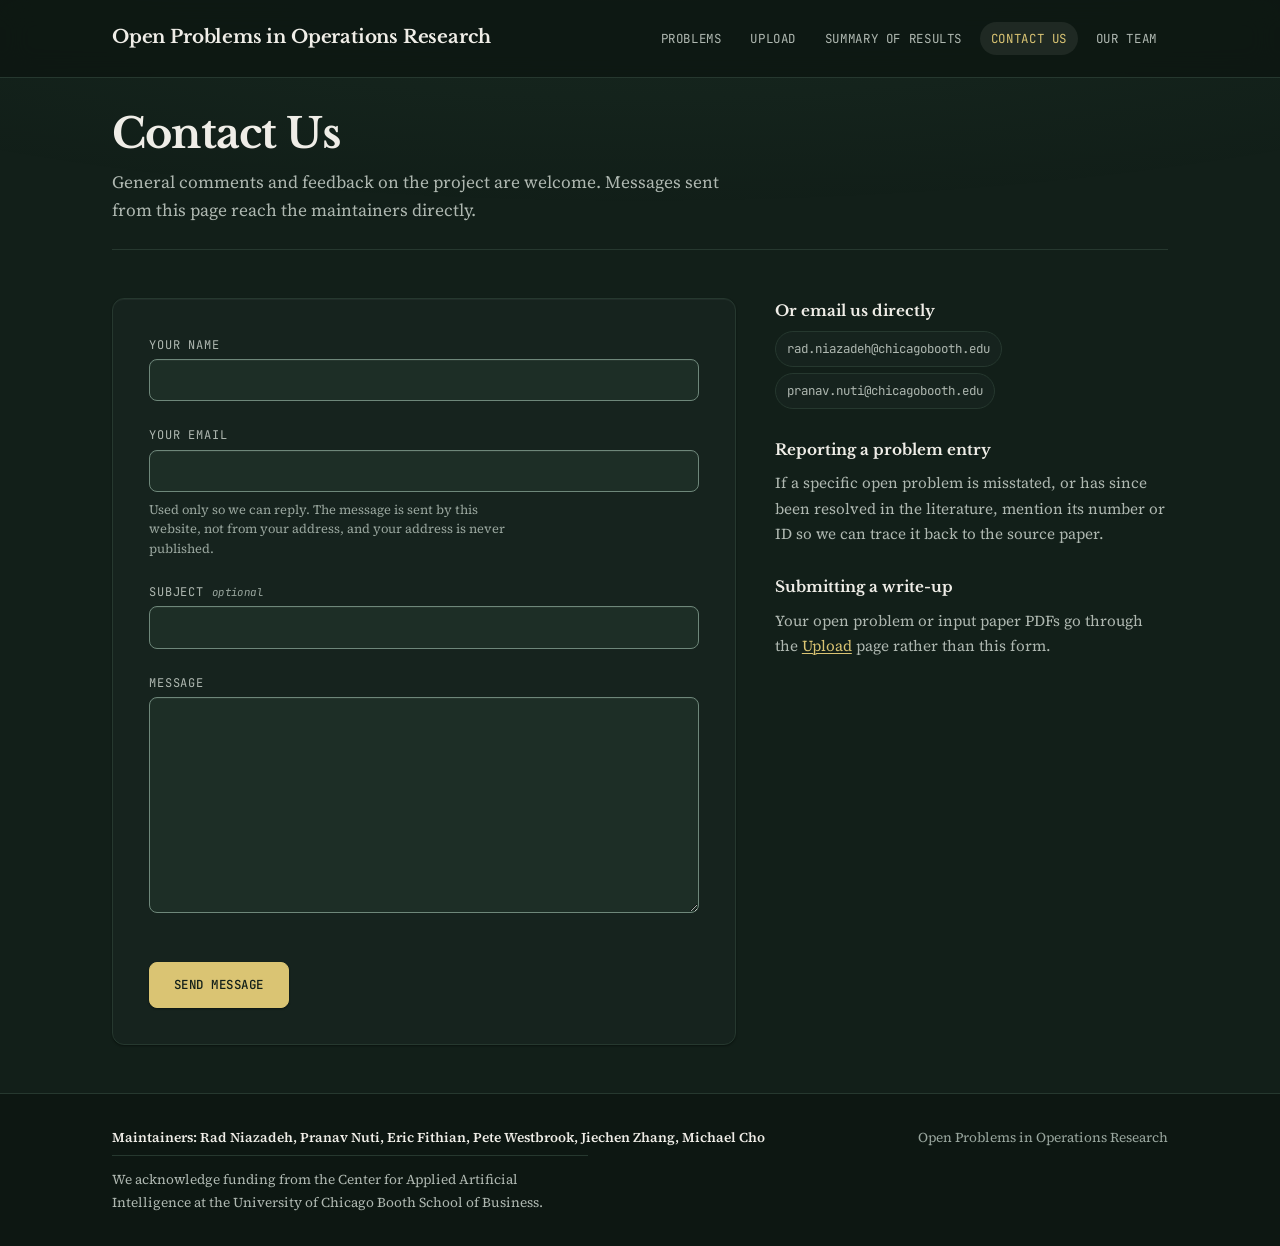
<file: contact.html>
<!DOCTYPE html>
<html lang="en">
<head>
  <meta charset="UTF-8">
  <meta name="viewport" content="width=device-width, initial-scale=1.0">
  <title>Contact Us · Open Problems in Operations Research</title>
  <link rel="icon" href="favicon.png" type="image/png" sizes="32x32">
  <link rel="icon" href="favicon-16.png" type="image/png" sizes="16x16">
  <link rel="apple-touch-icon" href="apple-touch-icon.png">
  <link rel="preconnect" href="https://fonts.googleapis.com">
  <link rel="preconnect" href="https://fonts.gstatic.com" crossorigin>
  <link rel="stylesheet" href="https://fonts.googleapis.com/css2?family=Libre+Baskerville:ital,wght@0,400;0,700;1,400&family=Source+Serif+4:ital,opsz,wght@0,8..60,400;0,8..60,500;0,8..60,600;1,8..60,400&family=JetBrains+Mono:wght@400;500&display=swap">
  <link rel="stylesheet" href="css/style.css">
</head>
<body class="page-contact">
  <a class="skip-link" href="#main">Skip to content</a>

  <div class="site-header-shell">
    <header class="site-header">
      <div class="site-header-row">
        <p class="site-title"><a href="index.html">Open Problems in Operations Research</a></p>
        <nav class="site-nav" aria-label="Primary">
          <a href="index.html" class="site-nav-link">Problems</a>
          <a href="upload.html" class="site-nav-link">Upload</a>
          <a href="summary.html" class="site-nav-link">Summary of Results</a>
          <a href="contact.html" class="site-nav-link" aria-current="page">Contact Us</a>
          <a href="team.html" class="site-nav-link">Our Team</a>
        </nav>
      </div>
    </header>
  </div>

  <main id="main">
    <div class="page-header">
      <h1 class="page-title">Contact Us</h1>
      <p class="page-lede">
        General comments and feedback on the project are welcome. Messages sent from
        this page reach the maintainers directly.
      </p>
    </div>

    <div class="contact-layout">
      <div class="contact-form-col">
        <form id="contact-form" class="upload-form" novalidate>
          <div class="upload-field">
            <label for="contact-name">Your name</label>
            <input id="contact-name" name="name" type="text" autocomplete="name" required>
          </div>
          <div class="upload-field">
            <label for="contact-email">Your email</label>
            <input id="contact-email" name="email" type="email" autocomplete="email" required>
            <p class="field-hint">
              Used only so we can reply. The message is sent by this website, not
              from your address, and your address is never published.
            </p>
          </div>
          <div class="upload-field">
            <label for="contact-subject">Subject <span class="label-optional">optional</span></label>
            <input id="contact-subject" name="user_subject" type="text">
          </div>
          <div class="upload-field contact-field">
            <label for="contact-message">Message</label>
            <textarea id="contact-message" name="message" rows="8" required></textarea>
          </div>

          <!-- Honeypot: bots fill this in, humans never see it. -->
          <input type="checkbox" name="botcheck" tabindex="-1" autocomplete="off" style="display: none;">

          <div class="upload-actions">
            <button type="submit" class="upload-btn" id="contact-submit">Send message</button>
          </div>
          <p id="contact-result" class="contact-result" role="status" aria-live="polite" hidden></p>
        </form>
      </div>

      <aside class="contact-aside">
        <h3 class="contact-aside-title">Or email us directly</h3>
        <p id="contact-direct-emails"></p>
        <h3 class="contact-aside-title">Reporting a problem entry</h3>
        <p>
          If a specific open problem is misstated, or has since been resolved in the
          literature, mention its number or ID so we can trace it back to the source
          paper.
        </p>
        <h3 class="contact-aside-title">Submitting a write-up</h3>
        <p>
          Your open problem or input paper PDFs go through the
          <a href="upload.html">Upload</a> page rather than this form.
        </p>
      </aside>
    </div>
  </main>

  <footer class="site-footer">
    <div class="footer-content">
      <div class="footer-maintainers">Maintainers: Rad Niazadeh, Pranav Nuti, Eric Fithian, Pete Westbrook, Jiechen Zhang, Michael Cho</div>
      <div>Open Problems in Operations Research</div>
      <div>We acknowledge funding from the Center for Applied Artificial Intelligence at the University of Chicago Booth School of Business.</div>
    </div>
  </footer>

  <script src="js/site-config.js"></script>
  <script src="js/contact.js"></script>
</body>
</html>
</file>
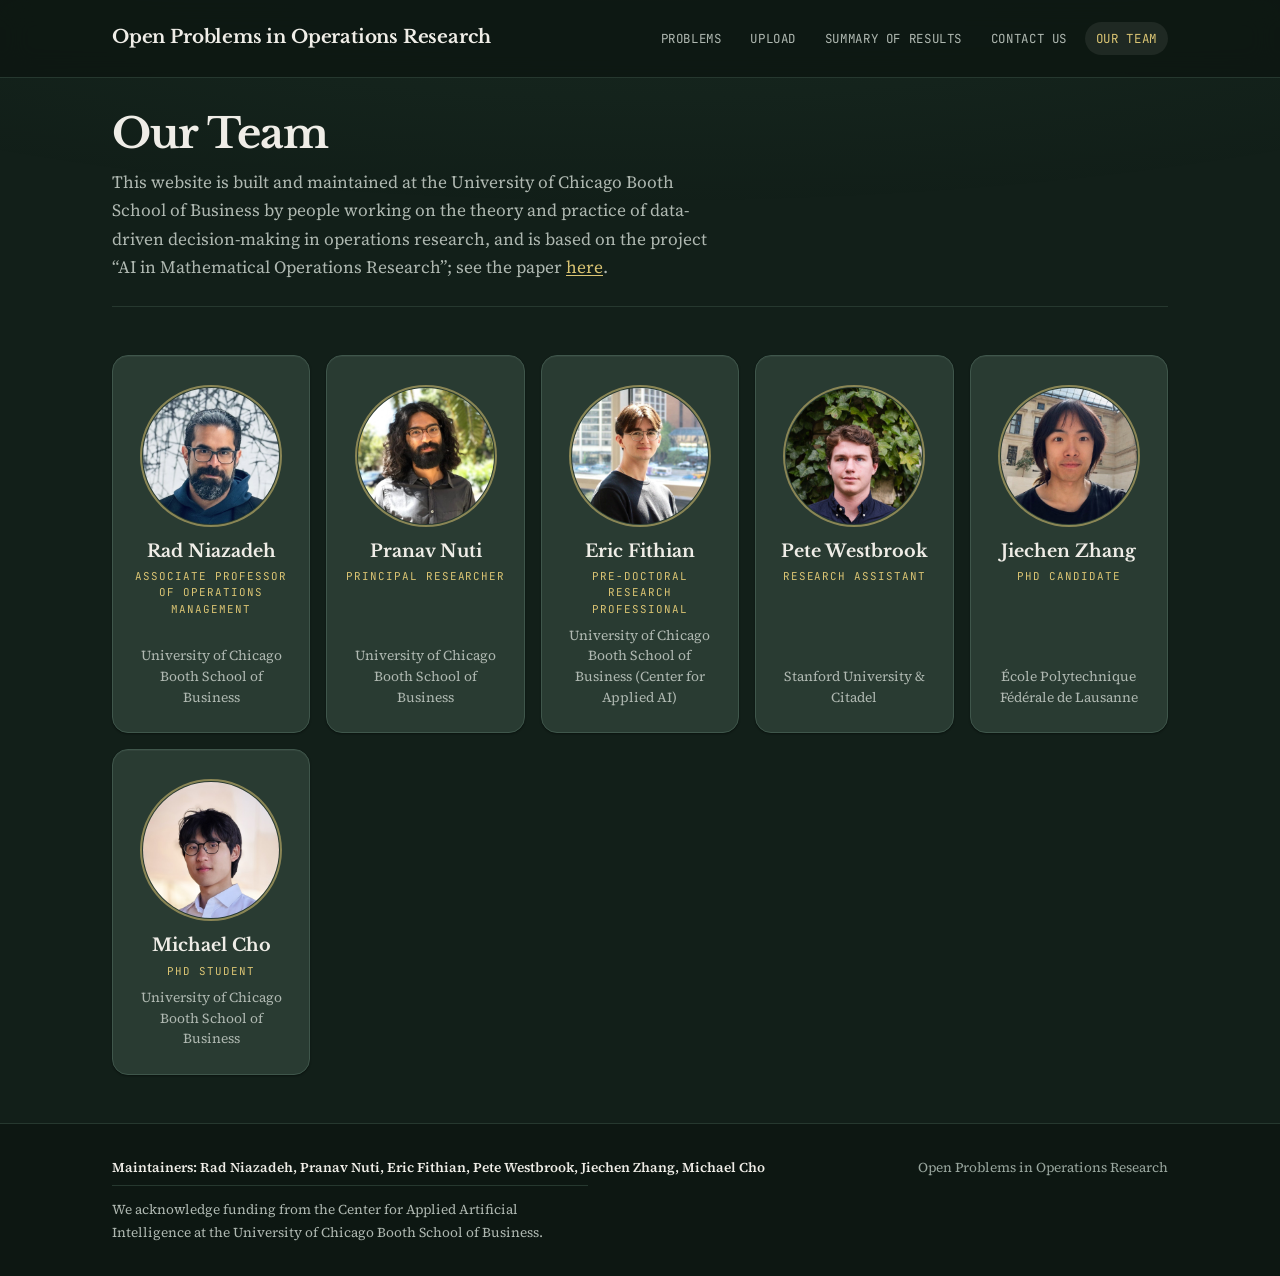
<file: team.html>
<!DOCTYPE html>
<html lang="en">
<head>
  <meta charset="UTF-8">
  <meta name="viewport" content="width=device-width, initial-scale=1.0">
  <title>Our Team · Open Problems in Operations Research</title>
  <link rel="icon" href="favicon.png" type="image/png" sizes="32x32">
  <link rel="icon" href="favicon-16.png" type="image/png" sizes="16x16">
  <link rel="apple-touch-icon" href="apple-touch-icon.png">
  <link rel="preconnect" href="https://fonts.googleapis.com">
  <link rel="preconnect" href="https://fonts.gstatic.com" crossorigin>
  <link rel="stylesheet" href="https://fonts.googleapis.com/css2?family=Libre+Baskerville:ital,wght@0,400;0,700;1,400&family=Source+Serif+4:ital,opsz,wght@0,8..60,400;0,8..60,500;0,8..60,600;1,8..60,400&family=JetBrains+Mono:wght@400;500&display=swap">
  <link rel="stylesheet" href="css/style.css">
</head>
<body class="page-team">
  <a class="skip-link" href="#main">Skip to content</a>

  <div class="site-header-shell">
    <header class="site-header">
      <div class="site-header-row">
        <p class="site-title"><a href="index.html">Open Problems in Operations Research</a></p>
        <nav class="site-nav" aria-label="Primary">
          <a href="index.html" class="site-nav-link">Problems</a>
          <a href="upload.html" class="site-nav-link">Upload</a>
          <a href="summary.html" class="site-nav-link">Summary of Results</a>
          <a href="contact.html" class="site-nav-link">Contact Us</a>
          <a href="team.html" class="site-nav-link" aria-current="page">Our Team</a>
        </nav>
      </div>
    </header>
  </div>

  <main id="main">
    <div class="page-header">
      <h1 class="page-title">Our Team</h1>
      <p class="page-lede">
        This website is built and maintained at the University of Chicago Booth School
        of Business by people working on the theory and practice of data-driven
        decision-making in operations research, and is based on the project
        &ldquo;AI in Mathematical Operations Research&rdquo;; see the paper
        <a href="https://faculty.chicagobooth.edu/-/media/faculty/rad-niazadeh/solving-open-problems-in-operations-reserach-using-ai.pdf" target="_blank" rel="noopener">here</a>.
      </p>
    </div>

    <ul class="team-grid" role="list">
      <li class="team-card">
        <img class="team-avatar" src="img/team/rad.jpg" width="160" height="160"
             loading="lazy" decoding="async" alt="Rad Niazadeh">
        <h3 class="team-name">
          <a href="https://faculty.chicagobooth.edu/rad-niazadeh" target="_blank" rel="noopener">Rad Niazadeh</a>
        </h3>
        <p class="team-role">Associate Professor of Operations Management</p>
        <p class="team-affiliation">University of Chicago Booth School of Business</p>
      </li>

      <li class="team-card">
        <img class="team-avatar" src="img/team/pranav.jpg" width="160" height="160"
             loading="lazy" decoding="async" alt="Pranav Nuti">
        <h3 class="team-name">
          <a href="https://pranavnuti.com/" target="_blank" rel="noopener">Pranav Nuti</a>
        </h3>
        <p class="team-role">Principal Researcher</p>
        <p class="team-affiliation">University of Chicago Booth School of Business</p>
      </li>

      <li class="team-card">
        <img class="team-avatar" src="img/team/eric.jpeg" width="160" height="160"
             loading="lazy" decoding="async" alt="Eric Fithian">
        <h3 class="team-name">Eric Fithian</h3>
        <p class="team-role">Pre-doctoral Research Professional</p>
        <p class="team-affiliation">University of Chicago Booth School of Business (Center for Applied AI)</p>
      </li>

      <li class="team-card">
        <img class="team-avatar" src="img/team/pete.jpg" width="160" height="160"
             loading="lazy" decoding="async" alt="Pete Westbrook">
        <h3 class="team-name">Pete Westbrook</h3>
        <p class="team-role">Research Assistant</p>
        <p class="team-affiliation">Stanford University &amp; Citadel</p>
      </li>

      <li class="team-card">
        <img class="team-avatar" src="img/team/jiechen.jpg" width="160" height="160"
             loading="lazy" decoding="async" alt="Jiechen Zhang">
        <h3 class="team-name">
          <a href="https://uovou.me/" target="_blank" rel="noopener">Jiechen Zhang</a>
        </h3>
        <p class="team-role">PhD Candidate</p>
        <p class="team-affiliation">École Polytechnique Fédérale de Lausanne</p>
      </li>

      <li class="team-card">
        <img class="team-avatar" src="img/team/michael.jpg" width="160" height="160"
             loading="lazy" decoding="async" alt="Michael Cho">
        <h3 class="team-name">
          <a href="https://mycho2003.github.io" target="_blank" rel="noopener">Michael Cho</a>
        </h3>
        <p class="team-role">PhD Student</p>
        <p class="team-affiliation">University of Chicago Booth School of Business</p>
      </li>
    </ul>
  </main>

  <footer class="site-footer">
    <div class="footer-content">
      <div class="footer-maintainers">Maintainers: Rad Niazadeh, Pranav Nuti, Eric Fithian, Pete Westbrook, Jiechen Zhang, Michael Cho</div>
      <div>Open Problems in Operations Research</div>
      <div>We acknowledge funding from the Center for Applied Artificial Intelligence at the University of Chicago Booth School of Business.</div>
    </div>
  </footer>

  <script src="js/site-config.js"></script>
</body>
</html>
</file>
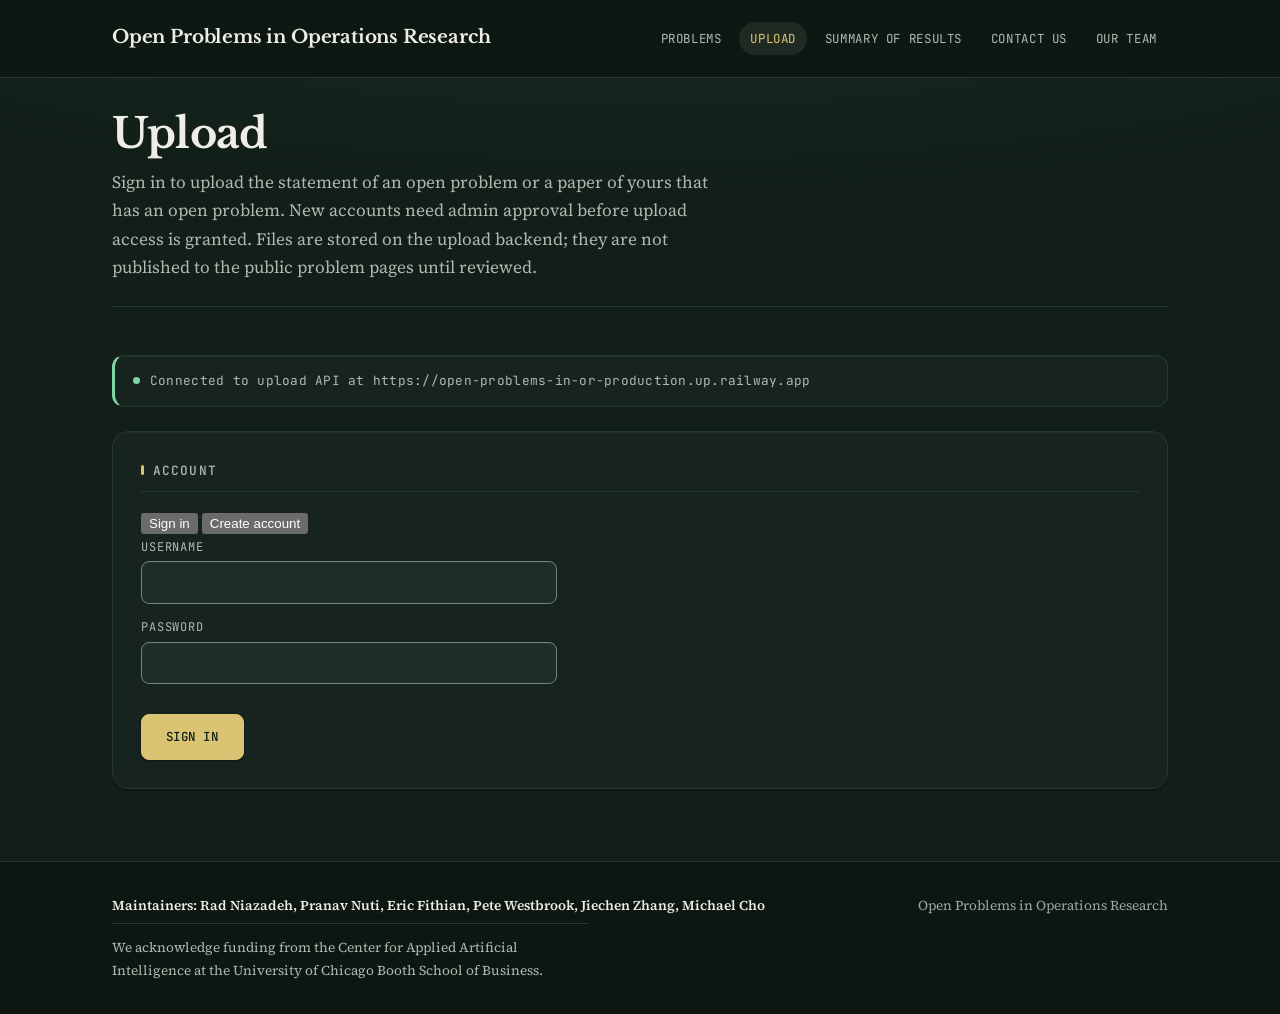
<file: upload.html>
<!DOCTYPE html>
<html lang="en">
<head>
  <meta charset="UTF-8">
  <meta name="viewport" content="width=device-width, initial-scale=1.0">
  <title>Upload · Open Problems in Operations Research</title>
  <link rel="icon" href="favicon.png" type="image/png" sizes="32x32">
  <link rel="icon" href="favicon-16.png" type="image/png" sizes="16x16">
  <link rel="apple-touch-icon" href="apple-touch-icon.png">
  <link rel="preconnect" href="https://fonts.googleapis.com">
  <link rel="preconnect" href="https://fonts.gstatic.com" crossorigin>
  <link rel="stylesheet" href="https://fonts.googleapis.com/css2?family=Libre+Baskerville:ital,wght@0,400;0,700;1,400&family=Source+Serif+4:ital,opsz,wght@0,8..60,400;0,8..60,500;0,8..60,600;1,8..60,400&family=JetBrains+Mono:wght@400;500&display=swap">
  <link rel="stylesheet" href="css/style.css?v=upload-accounts-1">
</head>
<body class="page-upload">
  <a class="skip-link" href="#main">Skip to content</a>

  <div class="site-header-shell">
    <header class="site-header">
      <div class="site-header-row">
        <p class="site-title"><a href="index.html">Open Problems in Operations Research</a></p>
        <nav class="site-nav" aria-label="Primary">
          <a href="index.html" class="site-nav-link">Problems</a>
          <a href="upload.html" class="site-nav-link" aria-current="page">Upload</a>
          <a href="summary.html" class="site-nav-link">Summary of Results</a>
          <a href="contact.html" class="site-nav-link">Contact Us</a>
          <a href="team.html" class="site-nav-link">Our Team</a>
        </nav>
      </div>
    </header>
  </div>

  <main id="main">
    <div class="page-header">
      <h1 class="page-title">Upload</h1>
      <p class="page-lede">
        Sign in to upload the statement of an open problem or a paper of yours
        that has an open problem. New accounts need admin approval before upload
        access is granted. Files are stored on the upload backend; they are not
        published to the public problem pages until reviewed.
      </p>
    </div>

    <div id="upload-status-banner" class="upload-status-banner" role="status"></div>

    <section id="auth-panel" class="upload-panel" aria-labelledby="auth-panel-title">
      <h3 id="auth-panel-title" class="upload-panel-title">Account</h3>
      <div class="upload-auth-tabs" role="tablist" aria-label="Account actions">
        <button type="button" class="upload-auth-tab is-active" id="auth-tab-login" role="tab" aria-selected="true">Sign in</button>
        <button type="button" class="upload-auth-tab" id="auth-tab-register" role="tab" aria-selected="false">Create account</button>
      </div>

      <div id="login-panel" role="tabpanel">
        <form id="login-form" class="upload-form" novalidate>
          <div class="upload-field">
            <label for="login-username">Username</label>
            <input id="login-username" name="username" type="text" autocomplete="username" required>
          </div>
          <div class="upload-field">
            <label for="login-password">Password</label>
            <input id="login-password" name="password" type="password" autocomplete="current-password" required>
          </div>
          <p id="login-error" class="upload-form-error" role="alert" aria-live="polite"></p>
          <div class="upload-actions">
            <button type="submit" class="upload-btn" id="login-submit">Sign in</button>
          </div>
        </form>
      </div>

      <div id="register-panel" role="tabpanel" hidden>
        <form id="register-form" class="upload-form" novalidate>
          <div class="upload-field">
            <label for="register-username">Username</label>
            <input id="register-username" name="username" type="text" autocomplete="username" required minlength="3" maxlength="64">
          </div>
          <div class="upload-field">
            <label for="register-email">Email</label>
            <input id="register-email" name="email" type="email" autocomplete="email" required>
          </div>
          <div class="upload-field">
            <label for="register-password">Password</label>
            <input id="register-password" name="password" type="password" autocomplete="new-password" required minlength="8">
          </div>
          <p class="upload-section-lede">After you create an account, an admin must approve it before you can sign in.</p>
          <p id="register-error" class="upload-form-error" role="alert" aria-live="polite"></p>
          <div class="upload-actions">
            <button type="submit" class="upload-btn" id="register-submit">Create account</button>
          </div>
        </form>
      </div>

      <div id="register-pending-panel" hidden>
        <p id="register-pending-message" class="upload-section-lede"></p>
        <div class="upload-actions">
          <button type="button" class="upload-btn upload-btn-secondary" id="register-back-to-login">Back to sign in</button>
        </div>
      </div>
    </section>

    <section id="upload-panel" class="upload-panel" hidden aria-labelledby="upload-panel-title">
      <div class="upload-session-bar">
        <span id="session-label">Signed in</span>
        <button type="button" class="upload-btn upload-btn-secondary" id="logout-btn">Sign out</button>
      </div>

      <div id="admin-pending-panel" class="upload-admin-panel" hidden>
        <div class="upload-list-header">
          <h3 id="pending-accounts-title" class="upload-panel-title">Pending accounts</h3>
          <button type="button" class="upload-btn upload-btn-secondary" id="pending-refresh-btn">Refresh</button>
        </div>
        <p class="upload-section-lede">Approve or reject new signup requests. Approved users can sign in and upload.</p>
        <p id="pending-error" class="upload-form-error" role="alert" aria-live="polite"></p>
        <p id="pending-empty" class="upload-empty">No pending accounts.</p>
        <ul id="pending-list" class="upload-list upload-pending-list" hidden aria-labelledby="pending-accounts-title"></ul>
      </div>

      <h3 id="upload-panel-title" class="upload-panel-title">Upload PDF</h3>
      <div
        id="upload-dropzone"
        class="upload-dropzone"
        role="button"
        tabindex="0"
        aria-controls="upload-file-input"
        aria-label="Choose a PDF to upload"
      >
        <p class="upload-dropzone-title">Drop a PDF here, or click to browse</p>
        <p class="upload-dropzone-hint">PDF only · max size enforced by the server when connected</p>
        <input id="upload-file-input" class="upload-file-input" type="file" accept="application/pdf,.pdf">
      </div>
      <p id="upload-error" class="upload-form-error" role="alert" aria-live="polite"></p>

      <div class="upload-list-header">
        <h3 id="uploaded-papers-title" class="upload-panel-title">Uploaded papers</h3>
        <button type="button" class="upload-btn upload-btn-secondary upload-clear-btn" id="clear-uploads-btn" aria-label="Clear uploaded papers list" hidden>Clear list</button>
      </div>
      <p class="upload-section-lede">Source PDFs you submit. Extract runs problem extraction only; Run pipeline also does lit review and one-pass solve (costs money).</p>
      <p id="upload-empty" class="upload-empty upload-empty-sources">No uploaded papers yet.</p>
      <ul id="upload-list" class="upload-list" hidden aria-labelledby="uploaded-papers-title"></ul>

      <div class="upload-list-header">
        <h3 id="run-outputs-title" class="upload-panel-title">Run outputs</h3>
        <button type="button" class="upload-btn upload-btn-secondary upload-clear-btn" id="clear-results-btn" aria-label="Clear run outputs list" hidden>Clear list</button>
      </div>
      <p class="upload-section-lede">PDFs produced by extraction (and later pipeline stages). Separate from your uploaded sources.</p>
      <p id="results-empty" class="upload-empty upload-empty-results">No run outputs yet.</p>
      <ul id="results-list" class="upload-list" hidden aria-labelledby="run-outputs-title"></ul>
    </section>
  </main>

  <footer class="site-footer">
    <div class="footer-content">
      <div class="footer-maintainers">Maintainers: Rad Niazadeh, Pranav Nuti, Eric Fithian, Pete Westbrook, Jiechen Zhang, Michael Cho</div>
      <div>Open Problems in Operations Research</div>
      <div>We acknowledge funding from the Center for Applied Artificial Intelligence at the University of Chicago Booth School of Business.</div>
    </div>
  </footer>

  <script src="js/site-config.js?v=upload-accounts-1"></script>
  <script src="js/upload.js?v=upload-accounts-1"></script>
</body>
</html>
</file>
<file: css/style.css>
/* Fonts are loaded via <link rel="stylesheet"> in each page <head> (see spec §2.6).
   The former @import here serialised the font fetch behind the CSS fetch. */

:root {
  color-scheme: dark;
  scrollbar-color: var(--color-rule-heavy) transparent;

  /* ---- ground planes: one hue (~152°), four levels + a deep wash ---- */
  --color-bg:              #121F19;  /* hsl(153,26%,9.5%)  canvas, body   */
  --color-bg-deep:         #0D1712;  /* masthead + footer wash            */
  --color-surface:         #16231E;  /* L1 resting containers  1.15:1     */
  --color-surface-raised:  #1D2E26;  /* L2 inset controls/wells 1.31:1    */
  --color-surface-overlay: #293B32;  /* L3 hover lift, team cards 1.57:1  */

  /* ---- ink: warm ivory primary, green-grey secondaries ---- */
  --color-text:            #EFEDE7;
  --color-text-secondary:  #AFB8B1;
  --color-text-muted:      #99A69E;

  /* ---- accent: champagne gold, pushed to 47° so it never muddies on green ---- */
  --color-accent:          #DAC473;  /* hsl(47.2,58%,65%) */
  --color-accent-hover:    #F0DEA6;
  --color-accent-contrast: #121F19;  /* text/glyph colour ON a gold fill */
  --color-accent-light:    rgba(240, 235, 220, 0.08);  /* NEUTRAL LIFT — see §1.2 */
  --color-focus-ring:      rgba(218, 196, 115, 0.55);

  /* ---- lines: three weights, three jobs ---- */
  --color-rule:            #26382F;  /* decorative hairlines            1.51:1 */
  --color-rule-heavy:      #3F564B;  /* structural rules, L3 borders    2.36:1 */
  --color-border-control:  #6E877A;  /* FORM CONTROLS ONLY  >=3:1 on all planes */

  /* ---- chart chrome ---- */
  --chart-track:           #1B2A22;  /* the 100% bar-shell track */

  /* ---- semantic tones ---- */
  --tone-positive:        #7FD4A4;
  --tone-positive-bg:     rgba(127, 212, 164, 0.14);
  --tone-positive-border: rgba(127, 212, 164, 0.38);
  --tone-caution:         #E68B40;
  --tone-caution-bg:      rgba(230, 139,  64, 0.14);
  --tone-caution-border:  rgba(230, 139,  64, 0.38);
  --tone-info:            #9CB8EC;
  --tone-info-bg:         rgba(156, 184, 236, 0.14);
  --tone-info-border:     rgba(156, 184, 236, 0.38);
  --tone-teal:            #5FC2D2;
  --tone-teal-bg:         rgba( 95, 194, 210, 0.14);
  --tone-teal-border:     rgba( 95, 194, 210, 0.38);
  --tone-clay:            #E28C88;
  --tone-clay-bg:         rgba(226, 140, 136, 0.14);
  --tone-clay-border:     rgba(226, 140, 136, 0.38);
  --tone-plum:            #AFA3E2;
  --tone-plum-bg:         rgba(175, 163, 226, 0.14);
  --tone-plum-border:     rgba(175, 163, 226, 0.38);
  --tone-orchid:          #CE93C6;
  --tone-orchid-bg:       rgba(206, 147, 198, 0.14);
  --tone-orchid-border:   rgba(206, 147, 198, 0.38);
  --tone-olive:           #AECB8D;
  --tone-olive-bg:        rgba(174, 203, 141, 0.14);
  --tone-olive-border:    rgba(174, 203, 141, 0.38);
  --tone-neutral:         #607769;  /* the "no write-up yet" segment */

  /* ---- shape ---- */
  --radius-xs:   4px;
  --radius-sm:   8px;
  --radius-md:  12px;
  --radius-lg:  16px;
  --radius-pill: 999px;

  /* ---- space (4px grid) ---- */
  --space-1: 0.25rem;  --space-2: 0.5rem;   --space-3: 0.75rem;
  --space-4: 1rem;     --space-5: 1.5rem;   --space-6: 2rem;
  --space-8: 3rem;     --space-10: 4.5rem;

  /* ---- elevation (shadow alone is invisible at this darkness — always pair
          a shadow with the inset top highlight) ---- */
  --hairline-top: inset 0 1px 0 rgba(240, 250, 242, 0.045);
  --ring-inset:   inset 0 0 0 1px rgba(240, 250, 242, 0.05);
  --shadow-1: 0 1px 2px rgba(2, 7, 5, 0.45);
  --shadow-2: 0 8px 24px -10px rgba(2, 7, 5, 0.75), 0 2px 6px rgba(2, 7, 5, 0.35);
  --focus-shadow: 0 0 0 2px var(--color-bg), 0 0 0 4px var(--color-accent);

  /* ---- motion ---- */
  --t-fast: 0.15s ease;
  --t-med:  0.22s ease;

  --font-display: 'Libre Baskerville', Georgia, serif;
  --font-body: 'Source Serif 4', 'Charter', Georgia, serif;
  --font-mono: 'JetBrains Mono', 'Consolas', monospace;
  /* Width of the page shell: header, main, footer. */
  --content-width: 1120px;
  /* Long-form prose (problem background, statement, quotes) is capped a little
     narrower so proofs stay at a readable measure inside the wider shell. */
  --reading-width: 92ch;
}

* {
  box-sizing: border-box;
}

/* ---------- Foundation (spec §2) ---------- */

/* [hidden] must beat every author display rule. Fixes the live bug where
   .problem-detail-item{display:flex} defeats <div id="problem-type-item" hidden>
   and paints an empty "TYPE" label in the metadata row. Also guards
   .problem-sequence-nav{display:flex} and lets us delete .upload-panel[hidden]. */
[hidden] { display: none !important; }

::selection      { background: var(--color-accent); color: var(--color-accent-contrast); }
::-moz-selection { background: var(--color-accent); color: var(--color-accent-contrast); }

/* :where() keeps specificity at 0 so component rules still win */
:where(a, button, select, input, textarea, summary, [tabindex]):focus-visible {
  outline: none;
  box-shadow: var(--focus-shadow);
  border-radius: var(--radius-xs);
}
:focus:not(:focus-visible) { outline: none; }

:where(a, button, summary, .problem-card, .journal-tab, .area-pill,
       .suitability-pill, .problem-seq-btn, .bar-row, .kpi, .team-card) {
  transition: color var(--t-fast), background-color var(--t-fast),
              border-color var(--t-fast), box-shadow var(--t-fast),
              transform var(--t-fast), opacity var(--t-fast);
}

@media (prefers-reduced-motion: reduce) {
  *, *::before, *::after {
    animation-duration: 0.01ms !important;
    animation-iteration-count: 1 !important;
    transition-duration: 0.01ms !important;
    scroll-behavior: auto !important;
  }
}

.skip-link {
  position: fixed; left: -9999px; z-index: 100;
  background: var(--color-accent); color: var(--color-accent-contrast);
  padding: 0.6rem 1rem; border-radius: var(--radius-sm);
  font-family: var(--font-mono); font-size: 0.78rem; text-decoration: none;
}
.skip-link:focus { left: 1rem; top: 1rem; }

/* The masthead is position: sticky (~78px). Without this, following the skip
   link (or any in-page anchor) parks the target underneath it. */
#main, :target { scroll-margin-top: calc(78px + var(--space-4)); }

/* One soft green falloff behind everything: the cheapest "modern" move
   available on a ground this dark. Costs nothing in legibility. */
body::before {
  content: ""; position: fixed; inset: 0 0 auto 0; height: 520px;
  z-index: -1; pointer-events: none;
  background: radial-gradient(120% 70% at 50% -10%,
              rgba(127, 212, 164, 0.055), transparent 72%);
}

/* Skeletons (used by index, problem, summary, upload) */
.skeleton, .skeleton-bar {
  background: linear-gradient(100deg,
    var(--color-surface) 28%, var(--color-surface-raised) 50%, var(--color-surface) 72%);
  background-size: 220% 100%;
  border-radius: var(--radius-sm);
  animation: opor-shimmer 1.4s ease-in-out infinite;
}
@keyframes opor-shimmer { to { background-position: -220% 0; } }
@keyframes opor-spin    { to { transform: rotate(360deg); } }

body {
  margin: 0;
  padding: 0;
  font-family: var(--font-body);
  font-size: 17px;
  color: var(--color-text);
  background: var(--color-bg);
  line-height: 1.7;
  min-height: 100vh;
  display: flex;
  flex-direction: column;
  -webkit-font-smoothing: antialiased;
}

a {
  color: var(--color-accent);
  text-decoration-thickness: 1px;
  text-underline-offset: 2px;
}
a:hover {
  color: var(--color-accent-hover);
}

/* ---------- Masthead (spec §3.1) ---------- */

.site-header-shell {
  position: sticky; top: 0; z-index: 20;
  background: color-mix(in oklab, var(--color-bg-deep) 86%, transparent);
  backdrop-filter: blur(14px) saturate(130%);
  -webkit-backdrop-filter: blur(14px) saturate(130%);
  border-bottom: 1px solid var(--color-rule);
}

.site-header {
  padding: 1.4rem 2rem;
  max-width: var(--content-width);
  margin: 0 auto;
  width: 100%;
  border-bottom: none;
}

.site-header-row {
  display: flex;
  align-items: baseline;
  justify-content: space-between;
  gap: 1.25rem;
  flex-wrap: wrap;
}

.site-title {
  font-family: var(--font-display);
  font-size: 1.15rem;
  font-weight: 700;
  margin: 0;
  color: var(--color-text);
  letter-spacing: -0.01em;
  line-height: 1.3;
  flex: 1 1 14rem;
}

.site-title a {
  color: inherit;
  text-decoration: none;
}
.site-title a:hover {
  color: var(--color-accent);
}

.site-nav {
  display: flex;
  align-items: center;
  gap: 0.35rem 0.4rem;
  flex-wrap: wrap;
}

.site-nav-link {
  font-family: var(--font-mono);
  font-size: 0.78rem;
  letter-spacing: 0.05em;
  text-transform: uppercase;
  text-decoration: none;
  color: var(--color-text-secondary);
  border-bottom: none;
  padding: 0.35rem 0.7rem;
  border-radius: var(--radius-pill);
}

.site-nav-link:hover {
  background: var(--color-accent-light);
  color: var(--color-accent);
}

.site-nav-link[aria-current="page"] {
  background: var(--color-accent-light);
  color: var(--color-accent);
}

main {
  flex: 1;
  max-width: var(--content-width);
  margin: 0 auto;
  padding: 2rem 2rem 3rem;
  width: 100%;
}

/* ---------- Banner grammar (spec §4) ---------- */

.unverified-banner, .prompt-banner, .contact-result,
.upload-status-banner, .summary-error, .page-error {
  border: 1px solid var(--color-rule);
  border-left: 3px solid var(--color-rule-heavy);
  border-radius: var(--radius-md);
  background: var(--color-surface);
  box-shadow: var(--hairline-top);
  color: var(--color-text-secondary);
  padding: 0.9rem 1.15rem;
  font-size: 0.94rem;
  line-height: 1.65;
  max-width: 78ch;
  margin: 0;
}
.unverified-banner      { border-left-color: var(--tone-info); }
.unverified-banner strong { color: var(--color-text); font-weight: 600; }
.unverified-banner a { color: var(--tone-info); font-weight: 600; }
.prompt-banner          { border-left-color: var(--color-accent); }
.prompt-banner a { color: var(--color-accent); font-weight: 600; }
.contact-result-success { border-left-color: var(--tone-positive); }
.contact-result-error,
.summary-error, .page-error { border-left-color: var(--tone-clay); }

/* Work-in-progress chip (spec §5.1a) — the eight !important declarations are gone. */
/* Site-status stamp. Deliberately steps OUTSIDE the semantic tone vocabulary:
   every --tone-* colour is already spoken for by the data pills (caution=partial
   progress, info=unverified, positive=solution, the proof-style pills, clay=error), so
   reusing one made this notice read as a per-problem status. It is distinguished
   from those pills on three axes at once — neutral ink instead of a tone, a squared
   silhouette instead of a pill, and a gold edge instead of a leading dot. */
.wip-warning {
  display: inline-flex; align-items: center; gap: 0.55rem;
  font-family: var(--font-mono); font-size: 0.68rem; letter-spacing: 0.12em;
  font-weight: 500;
  text-transform: uppercase;
  padding: 0.4rem 0.85rem 0.4rem 0.7rem;
  border-radius: var(--radius-xs);
  border: 1px solid var(--color-rule-heavy);
  border-left: 3px solid var(--color-accent);
  background: var(--color-surface-raised);
  color: var(--color-text-secondary);
  box-shadow: var(--hairline-top);
  margin: 0;
}

.notice-stack { display: grid; gap: var(--space-2); margin-bottom: var(--space-6); }

/* ---------- Index hero (spec §5.1b) ---------- */

.list-hero { margin: 0 0 var(--space-6); }
.list-hero-topline {
  display: flex;
  align-items: flex-start;
  justify-content: space-between;
  gap: var(--space-4);
  margin: 0 0 var(--space-2);
}
.list-hero-title { font-family: var(--font-display);
  font-size: clamp(1.85rem, 1.2rem + 1.8vw, 2.4rem);
  line-height: 1.18; letter-spacing: -0.015em; margin: 0; }
.list-hero-sub { margin: 0; font-size: 1.05rem;
  color: var(--color-text-secondary); max-width: 62ch; }
.list-hero .wip-warning { flex: 0 0 auto; margin-top: 0.45rem; }

/* Problem list (home page) */
.problem-list {
  list-style: none;
  padding: 0;
  margin: 0;
  min-height: 60vh;        /* stops the footer jumping on filter change */
}

.problem-card {
  position: relative;
  display: flex;
  align-items: flex-start;
  gap: var(--space-4);
  padding: var(--space-4) 0.9rem;
  margin-inline: -0.9rem;
  border-radius: var(--radius-md);
  border-bottom: 1px solid var(--color-rule);
}
/* :not(.problem-card-empty) — the empty state reuses .problem-card and its
   ::before carries the "∅" glyph, which must not inherit the hover bar. */
.problem-card:not(.problem-card-empty)::before {
  content: ""; position: absolute; left: 0; top: 0.6rem; bottom: 0.6rem;
  width: 2px; border-radius: 2px; background: var(--color-accent); opacity: 0;
  transition: opacity var(--t-fast);
}
.problem-card:hover { background: var(--color-surface); box-shadow: inset 0 0 0 1px var(--color-rule); }
.problem-card:not(.problem-card-empty):hover::before { opacity: 1; }
.problem-card:has(.problem-card-link:focus-visible) {
  background: var(--color-surface); box-shadow: 0 0 0 2px var(--color-accent); }
.problem-card-link:focus-visible { box-shadow: none; }
.problem-card:last-child {
  border-bottom: none;
}

.problem-card-skeleton { pointer-events: none; }
.skeleton-bar { display: block; height: 0.8rem; margin: 0.3rem 0; }

.problem-card-empty {
  display: flex; flex-direction: column; align-items: center; gap: var(--space-3);
  padding: var(--space-8) var(--space-5); margin: var(--space-5) 0; text-align: center;
  font-style: normal; color: var(--color-text-secondary);
  background: var(--color-surface); border: 1px dashed var(--color-border-control);
  border-radius: var(--radius-lg);
}
.problem-card-empty::before { content: "∅"; font-family: var(--font-display);
  font-size: 1.75rem; line-height: 1; color: var(--color-text-muted); }

.problem-card-link {
  text-decoration: none;
  color: var(--color-text);
}

/* Stretched link: whole card is clickable, while pills/links above stay interactive. */
.problem-card-link::after {
  content: "";
  position: absolute;
  inset: 0;
  z-index: 0;
}

.problem-card:hover .problem-card-title {
  color: var(--color-accent);
}

.problem-card-id {
  font-family: var(--font-mono);
  font-size: 0.78rem;
  font-weight: 500;
  color: var(--color-text-muted);
  flex-shrink: 0;
  width: 2.5rem;
  text-align: right;
  padding-top: 0;
  /* 1.12rem x 1.4 = the .problem-card-title line box, so the two baselines meet. */
  line-height: 1.568rem;
  font-variant-numeric: tabular-nums;
  align-self: flex-start;
}
.problem-card:hover .problem-card-id { color: var(--color-accent); }

.problem-card-body {
  flex: 1;
  min-width: 0;
}

.problem-card-title {
  font-family: var(--font-body);
  font-size: 1.12rem;
  font-weight: 600;
  margin: 0 0 0.35rem;
  /* line-height 1.4 is load-bearing: inline MathJax needs that line box. */
  line-height: 1.4;
  letter-spacing: -0.004em;
  transition: color var(--t-fast);
}

.problem-card-meta {
  font-size: 0.84rem;
  color: var(--color-text-muted);
  line-height: 1.5;
  display: flex;
  flex-wrap: wrap;
  align-items: center;
  gap: 0.35rem 0.6rem;
}
.problem-card-meta > span:not(.meta-badges) {
  display: inline;
}
/* Kill the blanket separator: it printed a dot before every pill and stranded a
   leading "·" at the start of wrapped lines. */
.problem-card-meta > span + span::before {
  content: none;
}
.problem-card-meta a {
  color: var(--color-text-secondary);
  text-decoration: none;
  position: relative;
  z-index: 1;
}
.problem-card-meta a:hover {
  color: var(--color-accent);
  text-decoration: underline;
}

.meta-badges { display: inline-flex; gap: 0.35rem; flex-wrap: wrap; }
.meta-date { color: var(--color-text-muted); font-variant-numeric: tabular-nums; }

/* ---------- Badge families (spec §5.1e / §5.3e) ---------- */

/* Shared: they are flex items now, not inline boxes — the vertical-align and
   top: -0.5px optical hacks are gone. */
.area-pill, .attempt-pill, .label-pill {
  letter-spacing: 0.02em;
  line-height: 1.35;
  position: static;
  top: auto;
  vertical-align: baseline;
}

.area-pill {
  display: inline-flex;
  align-items: center;
  font-family: var(--font-body);
  font-size: 0.78rem;
  font-weight: 400;
  padding: 0.1rem 0.6rem;
  border-radius: var(--radius-sm);
  background: transparent;
  border: 1px solid var(--color-rule-heavy);
  color: var(--color-text-secondary);
  margin-left: 0;
}

/* Clickable area pill on list cards (sits above the card stretched link). */
.area-pill-btn {
  z-index: 1;
  cursor: pointer;
  transition: border-color var(--t-fast), background var(--t-fast), color var(--t-fast);
}
.area-pill-btn:hover {
  border-color: var(--color-accent);
  color: var(--color-accent);
  background: var(--color-accent-light);
}
.area-pill-btn.area-pill-active {
  background: var(--color-accent);
  border-color: var(--color-accent);
  color: var(--color-accent-contrast);
}

.attempt-pill {
  display: inline-flex;
  align-items: center;
  border-radius: var(--radius-pill);
  font-size: 0.7rem;
  padding: 0.14rem 0.6rem 0.14rem 0.5rem;
  gap: 0.35rem;
  font-family: var(--font-mono);
  font-weight: 500;
}
.attempt-pill::before { content: ""; width: 5px; height: 5px; border-radius: 50%;
                        background: currentColor; flex: none; }

.attempt-pill-solution {
  border: 1px solid var(--tone-positive-border);
  background: var(--tone-positive-bg);
  color: var(--tone-positive);
}

.attempt-pill-partial {
  border: 1px solid var(--tone-caution-border);
  background: var(--tone-caution-bg);
  color: var(--tone-caution);
}

.label-pill {
  display: inline-flex;
  align-items: center;
  border-radius: var(--radius-sm);
  font-size: 0.7rem;
  padding: 0.16rem 0.55rem;
  font-family: var(--font-mono);
  font-weight: 500;
}

.label-pill-quantitative {
  border: 1px solid var(--tone-info-border);
  background: var(--tone-info-bg);
  color: var(--tone-info);
}

/* Proof-style pills — one tone per solution category (mirrored by the summary chart). */
.label-pill-construction {
  border: 1px solid var(--tone-teal-border);
  background: var(--tone-teal-bg);
  color: var(--tone-teal);
}

.label-pill-characterization {
  border: 1px solid var(--tone-plum-border);
  background: var(--tone-plum-bg);
  color: var(--tone-plum);
}

.label-pill-analysis {
  border: 1px solid var(--tone-info-border);
  background: var(--tone-info-bg);
  color: var(--tone-info);
}

.label-pill-reduction {
  border: 1px solid var(--tone-olive-border);
  background: var(--tone-olive-bg);
  color: var(--tone-olive);
}

.label-pill-impossibility {
  border: 1px solid var(--tone-orchid-border);
  background: var(--tone-orchid-bg);
  color: var(--tone-orchid);
}

.label-pill-counterexample {
  border: 1px solid var(--tone-clay-border);
  background: var(--tone-clay-bg);
  color: var(--tone-clay);
}

/* ---------- Journal tabs → segmented control (spec §5.1f) ---------- */
.journal-tabs {
  display: inline-flex;
  gap: 0.2rem;
  padding: 0.25rem;
  border: 1px solid var(--color-rule);
  border-radius: var(--radius-pill);
  background: var(--color-surface);
  margin: 0 0 var(--space-5);
  flex-wrap: wrap;
}

.journal-tab {
  appearance: none;
  border: none;
  background: transparent;
  border-radius: var(--radius-pill);
  padding: 0.45rem 1rem;
  font-family: var(--font-body);
  font-size: 0.88rem;
  line-height: 1.3;
  color: var(--color-text-secondary);
  cursor: pointer;
}

.journal-tab:hover { background: var(--color-surface-overlay); color: var(--color-text); }

.journal-tab-active {
  background: var(--color-accent);
  color: var(--color-accent-contrast);
  font-weight: 600;
  border: none;
}

.journal-tab-count { opacity: 0.8; font-variant-numeric: tabular-nums; margin-left: 0.35rem; }

/* ---------- Global panels + controls (spec §5.0) ---------- */

/* Every resting container becomes a real plane. Shadow alone is invisible at
   this darkness — always pair it with the inset top highlight. */
.problem-definition-box, .raw-source-block, .lit-review-details,
.problem-seq-btn, .list-controls, .summary-details, .upload-panel,
.contact-form-col, .problem-detail-grid, .team-card {
  background: var(--color-surface);
  border: 1px solid var(--color-rule);
  border-radius: var(--radius-md);
  box-shadow: var(--hairline-top), var(--shadow-1);
}

.list-controls {
  display: flex;
  flex-wrap: wrap;
  align-items: end;
  gap: var(--space-3);
  padding: 0.9rem 1rem;
  margin-bottom: var(--space-4);
}

.control-field {
  display: flex;
  flex-direction: column;
  gap: 0.3rem;
  min-width: 0;
  /* without a grow the wrapped row leaves ~190px dead to the right of Sort */
  flex: 1 1 12rem;
}
.control-field-search {
  flex: 1 1 240px;
}

.control-label {
  font-family: var(--font-mono);
  font-size: 0.62rem;
  font-weight: 500;
  color: var(--color-text-muted);
  text-transform: uppercase;
  letter-spacing: 0.08em;
}

/* Form controls: sunken well + the 3:1 border + the modern ring focus */
.control-input,
.upload-field input[type="text"], .upload-field input[type="password"],
.upload-field input[type="email"], .contact-field textarea {
  background: var(--color-surface-raised);
  border: 1px solid var(--color-border-control);
  border-radius: var(--radius-sm);
  color: var(--color-text);
  font-family: var(--font-body);
  font-size: 0.95rem;
  line-height: 1.4;
  padding: 0.6rem 0.8rem;
  min-height: 42px;
  width: 100%;
  box-shadow: var(--hairline-top);
  transition: border-color var(--t-fast), box-shadow var(--t-fast), background var(--t-fast);
}
.control-input::placeholder, .contact-field textarea::placeholder,
.upload-field input::placeholder { color: var(--color-text-muted); opacity: 1; }

.control-input:focus-visible,
.upload-field input:focus-visible, .contact-field textarea:focus-visible {
  outline: 2px solid transparent;   /* keeps a ring in forced-colors mode */
  outline-offset: 2px;
  border-color: var(--color-accent);
  box-shadow: 0 0 0 3px var(--color-focus-ring);
}
.upload-field input:user-invalid, .contact-field textarea:user-invalid {
  border-color: var(--tone-clay);
}
input:-webkit-autofill, input:-webkit-autofill:hover,
input:-webkit-autofill:focus, textarea:-webkit-autofill {
  -webkit-text-fill-color: var(--color-text);
  caret-color: var(--color-accent);
  box-shadow: 0 0 0 1000px var(--color-surface-raised) inset;
  transition: background-color 9999s ease-out;
}
select.control-input {
  cursor: pointer;
  appearance: none; -webkit-appearance: none; padding-right: 2.1rem;
  background-image: url("data:image/svg+xml,%3Csvg xmlns='http://www.w3.org/2000/svg' viewBox='0 0 12 8' fill='none' stroke='%2399A69E' stroke-width='1.6'%3E%3Cpath d='M1 1.5 6 6.5 11 1.5'/%3E%3C/svg%3E");
  background-repeat: no-repeat; background-position: right 0.7rem center; background-size: 11px;
  /* Narrow enough that search + three selects share one row in the wide shell;
     still comfortably fits the longest option label. */
  max-width: 13rem;
}

.control-search {
  width: 100%;
  background-image: url("data:image/svg+xml,%3Csvg xmlns='http://www.w3.org/2000/svg' viewBox='0 0 16 16' fill='none' stroke='%2399A69E' stroke-width='1.6' stroke-linecap='round'%3E%3Ccircle cx='6.9' cy='6.9' r='4.4'/%3E%3Cpath d='M10.2 10.2 14 14'/%3E%3C/svg%3E");
  background-repeat: no-repeat;
  background-position: left 0.7rem center;
  background-size: 14px;
  padding-left: 2.2rem;
}

.list-status {
  display: flex;
  align-items: center;
  flex-wrap: wrap;
  gap: 0.75rem;
  margin-bottom: 1rem;
  font-size: 0.86rem;
  color: var(--color-text-muted);
}
.list-status-count strong {
  font-family: var(--font-mono);
  font-size: 1.05rem;
  font-variant-numeric: tabular-nums;
  color: var(--color-accent);
  font-weight: 500;
}

.active-filters {
  display: inline-flex;
  flex-wrap: wrap;
  gap: 0.4rem;
}

.filter-chip {
  display: inline-flex;
  align-items: center;
  gap: 0.3rem;
  font-family: var(--font-mono);
  font-size: 0.7rem;
  color: var(--color-accent);
  background: var(--color-accent-light);
  border: 1px solid var(--color-rule-heavy);
  border-radius: var(--radius-pill);
  padding: 0.15rem 0.3rem 0.15rem 0.6rem;
}

.filter-chip-x {
  display: inline-flex;
  align-items: center;
  justify-content: center;
  width: 1.05rem;
  height: 1.05rem;
  padding: 0;
  font-size: 0.85rem;
  line-height: 1;
  color: inherit;
  background: transparent;
  border: none;
  border-radius: var(--radius-pill);
  cursor: pointer;
}
.filter-chip-x:hover {
  background: var(--color-accent);
  color: var(--color-accent-contrast);
}

/* ---------- Buttons (spec §5.0) ---------- */

.inline-action-btn, .copy-source-bibtex-btn, .copy-bibtex-btn, .list-clear-btn {
  display: inline-flex;
  align-items: center;
  justify-content: center;
  font-family: var(--font-mono); font-size: 0.72rem;
  letter-spacing: 0.04em; text-transform: uppercase;
  padding: 0.5rem 0.9rem;
  margin: 0;
  border: 1px solid var(--color-border-control);
  border-radius: var(--radius-pill);
  background: var(--color-surface-raised);
  color: var(--color-text-secondary);
  box-shadow: var(--hairline-top); cursor: pointer;
}
.inline-action-btn:hover, .copy-source-bibtex-btn:hover,
.copy-bibtex-btn:hover, .list-clear-btn:hover {
  background: var(--color-accent-light); border-color: var(--color-accent);
  color: var(--color-accent); transform: translateY(-1px);
}
.inline-action-btn:active { transform: none; box-shadow: none; }
/* The :where() foundation ring is specificity (0,1,0) and loses to the box-shadow
   in the block above, so every one of these buttons must re-assert it. */
.inline-action-btn:focus-visible, .copy-source-bibtex-btn:focus-visible,
.copy-bibtex-btn:focus-visible, .list-clear-btn:focus-visible {
  box-shadow: var(--focus-shadow);
}
.is-copied { color: var(--tone-positive); border-color: var(--tone-positive-border); }

.copy-source-bibtex-btn { margin-top: 0.65rem; }

.upload-btn {                    /* the one primary action, shared by contact + upload */
  font-family: var(--font-mono);
  font-size: 0.78rem;
  letter-spacing: 0.04em;
  text-transform: uppercase;
  border-radius: var(--radius-sm); padding: 0.8rem 1.5rem;
  min-height: 2.9rem; font-weight: 500;
  background: var(--color-accent); color: var(--color-accent-contrast);
  border: 1px solid var(--color-accent); box-shadow: var(--shadow-1); cursor: pointer;
}
.upload-btn:hover { background: var(--color-accent-hover); border-color: var(--color-accent-hover);
                    transform: translateY(-1px); box-shadow: 0 6px 18px -8px rgba(218,196,115,0.5); }
.upload-btn:active:not(:disabled) { transform: translateY(0); box-shadow: none; }
/* was opacity:.45 on gold — murky olive with near-illegible text, shown exactly
   while the user is waiting. Now a readable neutral. */
.upload-btn:disabled {
  opacity: 1; background: var(--color-surface-raised);
  border-color: var(--color-border-control); color: var(--color-text-muted);
  transform: none; cursor: progress;
}
.upload-btn[aria-busy="true"]::after {
  content: ""; display: inline-block; margin-left: 0.6rem;
  width: 0.85em; height: 0.85em; vertical-align: -0.1em;
  border: 2px solid currentColor; border-right-color: transparent;
  border-radius: 50%; animation: opor-spin 0.7s linear infinite;
}
.upload-btn-secondary { background: transparent; color: var(--color-text-secondary);
                        border-color: var(--color-border-control); padding: 0.45rem 0.85rem;
                        font-size: 0.72rem; min-height: 0; box-shadow: none; }
/* Deliberately loses its gold — "Sign out" should not be the most conspicuous
   thing on the page. */
.upload-btn-secondary:hover { background: var(--color-surface-overlay);
                              color: var(--color-text); border-color: var(--color-rule-heavy);
                              box-shadow: none; }
/* Declared last so it beats the base, :hover and -secondary box-shadows above. */
.upload-btn:focus-visible, .upload-btn-secondary:focus-visible {
  box-shadow: var(--focus-shadow);
}

/* Clickable area on problem detail page */
.problem-area-link {
  color: inherit;
  text-decoration: none;
  border-bottom: 1px dotted currentColor;
}
.problem-area-link:hover {
  color: var(--color-accent);
}

.problem-area-sep {
  color: var(--color-text-muted);
  margin: 0 0.35rem;
}

/* Solution attempts */
.solution-attempts-list {
  list-style: none;
  margin: 0;
  padding: 0;
}

.solution-attempt-group {
  margin: 1rem 0 1.35rem;
}

.solution-attempt-group h3 {
  font-family: var(--font-display);
  font-size: 0.98rem;
  margin: 0 0 0.4rem;
  color: var(--color-text);
}

.solution-attempts-list li {
  padding: 0.35rem 0;
  border-bottom: 1px solid var(--color-rule);
}
.solution-attempts-list li:last-child {
  border-bottom: none;
}
.solution-attempt-meta {
  font-family: var(--font-mono);
  font-size: 0.66rem;
  color: var(--color-text-muted);
  margin-left: 0.5rem;
}

/* ---------- Literature-review disclosure (spec §5.3f) ---------- */
.lit-review-details {
  max-width: var(--reading-width);
  border-radius: var(--radius-md);
  padding: 0;
}
.lit-review-details > summary {
  list-style: none;
  padding: 0.85rem 1.1rem;
  border-radius: var(--radius-md);
  cursor: pointer;
  font-family: var(--font-mono);
  font-size: 0.72rem;
  font-weight: 500;
  color: var(--color-text-secondary);
  text-transform: uppercase;
  letter-spacing: 0.05em;
}
.lit-review-details > summary::-webkit-details-marker { display: none; }
.lit-review-details > summary::after { content: "\203A"; float: right;
  transition: transform var(--t-fast); }
.lit-review-details[open] > summary::after { transform: rotate(90deg); }
.lit-review-details > summary:hover { background: var(--color-accent-light); color: var(--color-accent); }
.lit-review-details[open] > summary { border-bottom: 1px solid var(--color-rule);
  border-radius: var(--radius-md) var(--radius-md) 0 0; }
.lit-review-details[open] > div { padding: 0 1.1rem 1.1rem; }

/* ---------- Pagination → segmented control (spec §5.1h) ---------- */
.pagination {
  display: flex;
  align-items: center;
  width: max-content;
  max-width: 100%;
  /* the bottom margin keeps the pill off the trailing prompt banner */
  margin: var(--space-8) auto;
  gap: 0.15rem;
  padding: 0.25rem;
  border: 1px solid var(--color-rule);
  border-radius: var(--radius-pill);
  background: var(--color-surface);
  flex-wrap: wrap;
}

.pagination a,
.pagination span {
  display: inline-flex; align-items: center; justify-content: center;
  min-width: 2.2rem; height: 2.2rem; padding: 0 0.6rem; border: none;
  border-radius: var(--radius-pill);
  font-family: var(--font-mono);
  font-size: 0.78rem;
  font-variant-numeric: tabular-nums;
  text-decoration: none;
  color: var(--color-text-secondary);
}
.pagination a:hover { background: var(--color-surface-overlay); color: var(--color-text); }
.pagination .current {
  background: var(--color-accent);
  color: var(--color-accent-contrast);
  font-weight: 600;
  border-bottom: none;
}
.pagination .disabled {
  opacity: 0.55;
  cursor: default;
  pointer-events: none;
}
.pagination-gap { color: var(--color-text-muted); }

/* ---------- Problem detail page (spec §5.3) ---------- */

/* Page shell matches the Problems listing (--content-width). Prose and math
   inside sections still use --reading-width so line length stays readable. */

main.is-loading .problem-section,
main.is-loading .problem-source-block,
main.has-error .problem-section,
main.has-error .problem-source-block,
main.has-error .problem-detail-grid { visibility: hidden; }

/* §4 banners carry margin: 0 and rely on a wrapper for spacing; problem.html has
   no .notice-stack around this one, so it sat flush against the header. */
body.page-problem #unverified-banner:not([hidden]) { margin-bottom: var(--space-5); }

.back-link {
  display: inline-block;
  font-family: var(--font-mono);
  font-size: 0.78rem;
  letter-spacing: 0.02em;
  color: var(--color-text-muted);
  text-decoration: none;
  margin-bottom: 1.5rem;
}
.back-link:hover {
  color: var(--color-accent);
}

.problem-header {
  margin-bottom: var(--space-10);
  padding-bottom: var(--space-5);
  /* No border-bottom: the metadata card already closes the header with an edge,
     and the 4.5rem margin does the separating. Two hairlines 25px apart read as
     a rendering error. */
}

.problem-topline {
  display: flex;
  align-items: center;
  gap: 0.6rem;
  margin-bottom: 0.5rem;
}

.problem-number-badge {
  display: inline-flex; align-items: center;
  font-family: var(--font-mono);
  font-size: 0.78rem;
  font-weight: 600;
  padding: 0.2rem 0.6rem;
  border-radius: var(--radius-pill);
  background: var(--color-accent-light);
  border: 1px solid var(--color-accent);
  color: var(--color-accent);
}
.problem-number-badge:empty {
  display: none;
}

.problem-id {
  font-family: var(--font-mono);
  font-size: 0.68rem;
  font-weight: 500;
  color: var(--color-text-muted);
  letter-spacing: 0.03em;
  margin-left: auto;
}

.problem-title {
  font-family: var(--font-display);
  font-size: clamp(1.75rem, 1.15rem + 1.7vw, 2.35rem);
  font-weight: 700;
  line-height: 1.22;
  letter-spacing: -0.015em;
  margin: 0 0 1.4rem;
  text-wrap: balance;
}

.problem-source-block {
  margin-bottom: 1.2rem;
}

.problem-source-paper {
  font-size: 0.92rem;
  line-height: 1.5;
  color: var(--color-text-secondary);
}
.problem-source-paper a {
  color: var(--color-accent);
}

.problem-source-authors {
  font-size: 0.84rem;
  color: var(--color-text-secondary);
  margin-top: 0.15rem;
  line-height: 1.5;
}

.solved-notice-block {
  margin: 0.8rem 0 0;
}
.solved-notice-label {
  font-size: 0.82rem;
  font-weight: 600;
  color: var(--color-text);
  margin-bottom: 0.35rem;
}

/* Metadata row → a real grid in a card (panel base from §5.0) */
.problem-detail-grid {
  display: grid;
  grid-template-columns: repeat(auto-fit, minmax(10.5rem, 1fr));
  gap: 1.1rem 1.5rem;
  /* No border-top override — it is a four-sided panel now (§5.0), and killing the
     top edge left the rounded top corners unstroked. */
  padding: 1.15rem 1.25rem;
  font-size: 0.84rem;
}

.problem-detail-item {
  display: flex;
  flex-direction: column;
  align-items: flex-start;
  gap: 0.25rem;
}

.problem-detail-label {
  font-family: var(--font-mono);
  font-size: 0.62rem;
  font-weight: 500;
  color: var(--color-text-muted);
  text-transform: uppercase;
  letter-spacing: 0.09em;
  white-space: nowrap;
}

.problem-detail-value {
  font-weight: 500;
  color: var(--color-text);
}

/* Sections */
.problem-section > p,
.problem-section > ul,
.problem-section > ol,
.problem-section .math-content,
.problem-section .section-note {
  max-width: var(--reading-width);
}

.problem-section {
  margin: var(--space-8) 0;
}

.problem-section h2 {
  font-family: var(--font-display);
  font-weight: 700;
  color: var(--color-text);
}

.problem-section p {
  margin: 0 0 1rem;
}

.section-note {
  margin: 0 0 0.8rem;
  color: var(--color-text-muted);
  font-size: 0.9rem;
  border-left: 2px solid var(--color-rule-heavy);
  padding-left: 0.6rem;
}

/* The statement callout: the 4px gold slab is gone; the eyebrow carries the
   emphasis it was carrying. */
.problem-definition-box {
  border: none;
  border-left: none;
  border-radius: var(--radius-md);
  background: var(--color-surface-raised);
  box-shadow: var(--ring-inset), var(--hairline-top);
  padding: 1.5rem 1.75rem;
}

.box-eyebrow {
  display: block; font-family: var(--font-mono); font-size: 0.62rem;
  letter-spacing: 0.09em; text-transform: uppercase; color: var(--color-text-muted);
  margin-bottom: 0.75rem;
}

/* ADDITIVE ONLY — improves long mathematical prose, never hurts it. */
mjx-container[display="true"] {
  margin: 1.35rem 0 !important;
  overflow-x: auto; overflow-y: hidden;
  padding: 0.2rem 0 0.35rem; scrollbar-width: thin;
}
mjx-container { color: var(--color-text); }

/* Computational suitability pills */
.suitability-grid {
  display: flex;
  flex-wrap: wrap;
  gap: 0.6rem 2rem;
  margin: 0.4rem 0 0;
  padding: 0;
}

.suitability-row {
  display: flex;
  align-items: center;
  gap: 0.65rem;
  margin: 0;
}

.suitability-label {
  font-family: var(--font-mono);
  font-size: 0.7rem;
  font-weight: 500;
  color: var(--color-text-muted);
  text-transform: uppercase;
  letter-spacing: 0.05em;
  white-space: nowrap;
}

.suitability-value {
  margin: 0;
}

.suitability-pill {
  display: inline-block;
  font-family: var(--font-mono);
  font-size: 0.72rem;
  font-weight: 500;
  letter-spacing: 0.04em;
  text-transform: uppercase;
  padding: 0.2rem 0.6rem;
  border: 1px solid transparent;
  border-radius: var(--radius-pill);
  line-height: 1.2;
}

.suitability-pill.high {
  background: var(--tone-positive-bg);
  border-color: var(--tone-positive-border);
  color: var(--tone-positive);
}

.suitability-pill.medium {
  background: var(--tone-caution-bg);
  border-color: var(--tone-caution-border);
  color: var(--tone-caution);
}

/* .low was a dead grey lozenge that read as disabled. high/medium/low now form
   one visible three-step ramp: mint / amber / blue. */
.suitability-pill.low {
  background: var(--tone-info-bg);
  border-color: var(--tone-info-border);
  color: var(--tone-info);
}

.suitability-pill.unknown {
  background: transparent;
  border-color: var(--color-rule);
  color: var(--color-text-secondary);
}

.source-actions {
  display: flex;
  flex-wrap: wrap;
  gap: 0.5rem;
  margin-bottom: var(--space-4);
}

.raw-source-block {
  margin: 0 0 1rem;
  padding: 1rem;
  white-space: pre-wrap;
  overflow-x: auto;
  font-family: var(--font-mono);
  font-size: 0.82rem;
  line-height: 1.6;
}

#problem-latex {
  overflow-x: auto;
  overflow-y: visible;
  width: 100%;
  padding: 0.5rem 0;
  white-space: pre-wrap;
}

.problem-section ul {
  margin: 0.5rem 0 1rem;
  padding-left: 1.5rem;
}

/* Literature review cards */
.lit-source-card {
  padding: 1.2rem 0;
  border-bottom: 1px solid var(--color-rule);
}
.lit-source-card:last-child {
  border-bottom: none;
}
.lit-source-heading {
  font-family: var(--font-mono);
  font-size: 0.68rem;
  font-weight: 500;
  color: var(--color-text-muted);
  text-transform: uppercase;
  letter-spacing: 0.06em;
  margin-bottom: 0.5rem;
}

/* Problem detail: previous / next */
.problem-sequence-nav {
  display: flex;
  align-items: stretch;
  justify-content: space-between;
  gap: 1rem;
  margin-top: var(--space-10);
  padding-top: var(--space-5);
  border-top: 1px solid var(--color-rule);
}

.problem-seq-slot {
  flex: 1 1 0;
  min-width: 0;
}

.problem-seq-slot:last-child {
  text-align: right;
}

.problem-seq-counter {
  flex: 0 0 auto;
  align-self: center;
  font-family: var(--font-mono);
  font-size: 0.7rem;
  color: var(--color-text-muted);
  letter-spacing: 0.04em;
  white-space: nowrap;
}

.problem-seq-btn {
  display: inline-flex;
  flex-direction: column;
  gap: 0.22rem;
  text-decoration: none;
  border: none;
  border-radius: var(--radius-md);
  background: var(--color-surface);
  box-shadow: var(--ring-inset), var(--hairline-top);
  padding: 0.95rem 1.2rem;
  cursor: default;
  max-width: 100%;
}

a.problem-seq-btn {
  cursor: pointer;
}

a.problem-seq-btn:hover {
  background: var(--color-surface-overlay);
  box-shadow: var(--ring-inset), var(--shadow-2);
  transform: translateY(-1px);
}

a.problem-seq-btn:hover .problem-seq-btn-label {
  color: var(--color-accent-hover);
}

/* Same cascade collision as the buttons: the panel shadow above out-ranks the
   :where() foundation ring, so re-assert it here. */
a.problem-seq-btn:focus-visible {
  box-shadow: var(--focus-shadow);
}

.problem-seq-btn-direction {
  font-family: var(--font-mono);
  font-size: 0.65rem;
  font-weight: 500;
  letter-spacing: 0.07em;
  text-transform: uppercase;
  color: var(--color-text-muted);
}

.problem-seq-btn-label {
  font-family: var(--font-body);
  font-size: 0.9rem;
  font-weight: 500;
  color: var(--color-text-secondary);
  line-height: 1.4;
  white-space: nowrap;
  overflow: hidden;
  text-overflow: ellipsis;
  transition: color var(--t-fast);
}

/* was opacity:.38 — a ghost box */
.problem-seq-btn.disabled {
  display: none;
}

@media (max-width: 640px) {
  .problem-sequence-nav {
    flex-direction: column;
    gap: 0.75rem;
  }
  .problem-seq-slot:last-child {
    text-align: left;
  }
  .problem-seq-counter {
    align-self: flex-start;
    order: -1;
  }
  .problem-seq-btn {
    width: 100%;
  }
  .problem-seq-btn-label {
    white-space: normal;
  }
}

/* ---------- Footer (spec §3.4) ---------- */
.site-footer {
  border-top: 1px solid var(--color-rule);
  background: var(--color-bg-deep);
  padding: var(--space-6) 2rem;
  margin-top: auto;
}

.footer-content {
  /* main is --content-width WITH 2rem of its own padding, so the footer column
     has to lose the same 4rem or it breaks alignment by 32px on each edge. */
  max-width: calc(var(--content-width) - 4rem);
  margin: 0 auto;
  display: grid;
  grid-template-columns: 1fr auto;
  align-items: end;
  gap: 0.35rem 2rem;
  text-align: left;
  font-size: 0.85rem;
  color: var(--color-text-muted);
}

.footer-maintainers {
  font-weight: 600;
  color: var(--color-text);
}

/* The funding acknowledgement carries an institutional obligation and was the
   least legible text on the site. */
.footer-content > div:last-child {
  grid-column: 1 / -1;
  max-width: 68ch;
  padding-top: var(--space-3);
  border-top: 1px solid var(--color-rule);
  color: var(--color-text-secondary);
}

@media (max-width: 640px) {
  .footer-content { grid-template-columns: 1fr; }
}

/* MathJax */
.math-content {
  overflow-x: auto;
  overflow-wrap: break-word;
  word-break: break-word;
}

/* —— Shared page furniture (summary, contact, upload, team) —— */

.page-header {
  margin-bottom: clamp(2rem, 4vw, 3rem);
  padding-bottom: var(--space-5);
  border-bottom: 1px solid var(--color-rule);
}

.page-title {
  font-family: var(--font-display);
  font-size: clamp(2rem, 1.35rem + 2.1vw, 2.6rem);
  font-weight: 700;
  line-height: 1.15;
  letter-spacing: -0.02em;
  margin: 0 0 0.6rem;
}

.page-lede {
  margin: 0;
  color: var(--color-text-secondary);
  font-size: 1.08rem;
  line-height: 1.65;
  max-width: 68ch;
}

.label-optional {
  font-size: 0.9em; letter-spacing: 0.04em; color: var(--color-text-muted);
  text-transform: none; font-style: italic;
}

/* —— Summary of Results —— */

.summary-section {
  margin: 2.5rem 0;
}

/* Shared section heading: a fixed-width tick above, replacing the ragged
   variable-width gold underline. */
.summary-section-title, .problem-section h2 {
  display: block;
  border-bottom: none;
  padding-bottom: 0;
  font-family: var(--font-display);
  font-weight: 700;
  color: var(--color-text);
  font-size: 1.35rem;
  letter-spacing: -0.015em;
  margin: 0 0 var(--space-4);
}
.summary-section-title::before, .problem-section h2::before {
  content: ""; display: block; width: 2.25rem; height: 2px;
  background: var(--color-accent); border-radius: 2px; margin-bottom: 0.85rem;
}

.summary-note {
  margin: 0 0 1.1rem;
  color: var(--color-text-muted);
  font-size: 0.88rem;
  max-width: 78ch;
}

.summary-error {
  font-family: var(--font-mono);
  font-size: 0.8rem;
}

.summary-divider {
  border: none;
  border-top: 1px solid var(--color-rule);
  margin: 3rem 0 0;
}

/* Charts get a real plane; the section title, note and footnote stay outside
   the panel, on the ground at full measure. */
#outcome-bar, #solution-type-bar, .bar-chart, .col-chart-wrap {
  background: var(--color-surface);
  border: 1px solid var(--color-rule);
  border-radius: var(--radius-lg);
  padding: 1.4rem 1.5rem;
  box-shadow: var(--hairline-top), var(--shadow-1);
}

/* Accordions — the native ▶ marker is replaced by a chevron. */
.summary-details {
  border: 1px solid var(--color-rule);
  border-radius: var(--radius-md);
  background: var(--color-surface);
  padding: 0;
  margin-bottom: 0.75rem;
}

.summary-details > summary {
  list-style: none;
  display: flex;
  align-items: center;
  justify-content: space-between;
  padding: 1rem 1.25rem;
  font-family: var(--font-mono);
  font-size: 0.8rem;
  font-weight: 500;
  letter-spacing: 0.05em;
  text-transform: uppercase;
  color: var(--color-text-secondary);
  border-radius: var(--radius-md);
  cursor: pointer;
}
.summary-details > summary::-webkit-details-marker { display: none; }
.summary-details > summary::after {
  content: ""; width: 0.5rem; height: 0.5rem;
  border-right: 2px solid currentColor; border-bottom: 2px solid currentColor;
  transform: rotate(45deg); transition: transform var(--t-med);
}
.summary-details[open] > summary::after { transform: rotate(225deg); }
.summary-details > summary:hover { background: var(--color-surface-raised); color: var(--color-accent); }

.summary-details[open] > summary {
  color: var(--color-text);
  border-radius: var(--radius-md) var(--radius-md) 0 0;
}

/* The accordion is already a panel. Its children carried their own 1px rule and
   a mismatched radius, so every open accordion showed two parallel hairlines. */
.summary-details .bar-chart,
.summary-details .col-chart-wrap,
.summary-details .table-scroll {
  border: none;
  box-shadow: none;
  background: transparent;
  border-radius: 0 0 var(--radius-md) var(--radius-md);
}

/* Headline figures */
.kpi-grid {
  display: grid;
  grid-template-columns: repeat(3, minmax(0, 1fr));
  gap: var(--space-4);
  margin: 0;
  padding: 0;
}
@media (max-width: 900px) { .kpi-grid { grid-template-columns: repeat(2, minmax(0,1fr)); } }
@media (max-width: 560px) { .kpi-grid { grid-template-columns: 1fr; } }

.kpi {
  background: var(--color-surface);
  border: 1px solid var(--color-rule);
  border-top: 1px solid var(--color-rule);   /* kills the 2014 coloured top strip */
  border-radius: var(--radius-md);
  padding: 1.35rem 1.4rem;
}
.kpi:hover { border-color: var(--color-rule-heavy); transform: translateY(-1px); }

.kpi-positive { box-shadow: inset 3px 0 0 var(--tone-positive); }
.kpi-caution  { box-shadow: inset 3px 0 0 var(--tone-caution); }

.kpi-value {
  font-family: var(--font-display);
  font-size: 2.4rem;
  font-weight: 700;
  line-height: 1;
  font-variant-numeric: tabular-nums;
  letter-spacing: -0.02em;
  color: var(--color-text);
  margin: 0;
}

.kpi-positive .kpi-value {
  color: var(--tone-positive);
}

.kpi-caution .kpi-value {
  color: var(--tone-caution);
}

.kpi-meta {
  margin: 0.35rem 0 0;
  display: flex;
  flex-direction: column;
  gap: 0.15rem;
}

.kpi-label {
  font-size: 0.92rem;
  color: var(--color-text);
  line-height: 1.4;
}

.kpi-note {
  font-family: var(--font-mono);
  font-size: 0.72rem;
  letter-spacing: 0.03em;
  color: var(--color-text-muted);
}

/* Chart tones: each class only carries the colour, applied by the shapes below. */
.tone-positive { --tone: var(--tone-positive); }
.tone-caution { --tone: var(--tone-caution); }
.tone-neutral { --tone: var(--tone-neutral); }
.tone-teal { --tone: var(--tone-teal); }
.tone-clay { --tone: var(--tone-clay); }
.tone-info { --tone: var(--tone-info); }
.tone-plum { --tone: var(--tone-plum); }
.tone-orchid { --tone: var(--tone-orchid); }
.tone-olive { --tone: var(--tone-olive); }
.tone-accent { --tone: var(--color-accent); }

.bar-seg,
.chart-swatch,
.col-bar {
  background: var(--tone, var(--tone-neutral));
}

.chart-legend {
  display: flex;
  flex-wrap: wrap;
  gap: 0.5rem 1.75rem;
  margin-bottom: var(--space-4);
}

/* Per-venue result blocks on the summary page. */
.venue-block {
  margin: var(--space-5) 0;
  padding: var(--space-4) var(--space-5);
  border: 1px solid var(--color-rule);
  border-radius: var(--radius-md, 8px);
  background: var(--color-surface);
}

.venue-block + .venue-block { margin-top: var(--space-5); }

.venue-title {
  font-family: var(--font-mono);
  font-size: 0.82rem;
  letter-spacing: 0.06em;
  text-transform: uppercase;
  color: var(--color-text-muted);
  margin: 0 0 var(--space-2);
}

.venue-subnote { margin-top: var(--space-4); }

.chart-legend-item {
  display: inline-flex;
  align-items: center;
  gap: 0.5rem;
  font-family: var(--font-body);
  font-size: 0.88rem;
  letter-spacing: 0;
  color: var(--color-text-secondary);
}

.chart-legend-value {
  font-family: var(--font-mono);
  font-size: 0.8rem;
  font-variant-numeric: tabular-nums;
  color: var(--color-text);
}

.chart-swatch {
  width: 0.6rem;
  height: 0.6rem;
  border-radius: 50%;
  flex-shrink: 0;
}

.bar-wide {
  margin-bottom: 0.75rem;
}

.bar-wide .bar-track {
  height: 1.5rem;
  border-radius: var(--radius-pill);
}

.bar-rows {
  display: flex;
  flex-direction: column;
  gap: 0.85rem;
}

.bar-row {
  display: flex;
  align-items: center;
  gap: 0.85rem;
  padding: 0.35rem 0.5rem;
  margin: 0 -0.5rem;
  border-radius: var(--radius-sm);
}
.bar-row:hover { background: var(--color-surface-raised); }

.bar-label {
  flex: 0 0 14.5rem;
  font-size: 0.8rem;
  line-height: 1.35;
  color: var(--color-text-secondary);
}

/* Descriptive labels are far too long for the fixed column the short category
   labels sit in, so they take their own line above the bar. The label-to-bar
   gap must be several times smaller than the row-to-row gap. */
.bar-rows-wide-labels { gap: 1.5rem; }

.bar-rows-wide-labels .bar-row {
  flex-wrap: wrap;
  gap: 0.3rem 0.85rem;
}

.bar-rows-wide-labels .bar-label {
  flex: 1 1 100%;
}

.bar-shell {
  flex: 1 1 auto;
  min-width: 0;
  background: var(--chart-track);
  border-radius: var(--radius-pill);
}

.bar-inner {
  min-width: 2px;
}

.bar-track {
  display: flex;
  height: 0.72rem;
  border-radius: var(--radius-pill);
  overflow: hidden;
  gap: 2px;
}

.bar-seg {
  min-width: 3px;
  transition: filter var(--t-fast);
}
/* MANDATORY — see §1.4. Makes adjacent-segment contrast non-load-bearing. */
.bar-seg + .bar-seg { box-shadow: -1px 0 0 var(--color-bg); }
.bar-track:hover .bar-seg { filter: saturate(0.6) opacity(0.55); }
.bar-seg:hover { filter: none; }

.bar-seg-empty {
  width: 100%;
  background: var(--color-surface-raised);
}

.bar-total {
  flex: 0 0 3rem;
  text-align: right;
  font-family: var(--font-mono);
  font-size: 0.78rem;
  font-variant-numeric: tabular-nums;
  color: var(--color-text-secondary);
}

.chart-footnote {
  margin: 0.9rem 0 0;
  max-width: 78ch;
  font-family: var(--font-mono);
  font-size: 0.66rem;
  line-height: 1.6;
  letter-spacing: 0.03em;
  color: var(--color-text-muted);
}

/* Vertical histogram (publication years) — one continuous axis rule, not a row
   of disconnected dashes. */
.col-chart {
  display: flex;
  align-items: flex-end;
  gap: 0.5rem;
  height: 13rem;
  padding-bottom: 0;
  border-bottom: 1px solid var(--color-rule);
}

.col-item {
  flex: 1 1 0;
  display: flex;
  flex-direction: column;
  height: 100%;
  min-width: 0;
}

.col-bar-wrap {
  flex: 1 1 auto;
  display: flex;
  flex-direction: column;
  justify-content: flex-end;
  gap: 0.25rem;
}

.col-bar {
  width: 100%;
  /* cap the BAR, not the column, so the axis spacing in §5.2h is untouched */
  max-width: 4.5rem;
  margin-inline: auto;
  border-radius: 6px 6px 0 0;
  min-height: 2px;
}

.col-value {
  font-family: var(--font-mono);
  font-size: 0.68rem;
  font-variant-numeric: tabular-nums;
  color: var(--color-text-secondary);
  text-align: center;
}

.col-label {
  font-family: var(--font-mono);
  font-size: 0.72rem;
  color: var(--color-text-muted);
  text-align: center;
  padding-top: 0.5rem;
  border-top: none;
  margin-top: 0;
}

/* Category table */
.table-scroll {
  overflow-x: auto;
  /* gives `.summary-table thead th { position: sticky }` a scrollport to stick in */
  max-height: 70vh;
  border: 1px solid var(--color-rule);
  border-radius: var(--radius-md);
}

.summary-table {
  width: 100%;
  border-collapse: collapse;
  font-size: 0.85rem;
}

.summary-table th,
.summary-table td {
  padding: 0.7rem 0.9rem;
  border-bottom: 1px solid var(--color-rule);
  text-align: left;
}

.summary-table thead th {
  font-family: var(--font-mono);
  font-size: 0.7rem;
  font-weight: 500;
  letter-spacing: 0.05em;
  text-transform: uppercase;
  color: var(--color-text-muted);
  white-space: nowrap;
  background: var(--color-surface);
  position: sticky;
  top: 0;
}

.summary-table td.num,
.summary-table th.num {
  text-align: right;
  font-family: var(--font-mono);
  font-size: 0.78rem;
  font-variant-numeric: tabular-nums;
  white-space: nowrap;
}

.col-value, .summary-table td.num, .summary-table th.num { font-variant-numeric: tabular-nums; }

.summary-table tbody tr:hover {
  background: var(--color-surface-raised);   /* was 1.07:1 — invisible */
}

.summary-table tfoot th,
.summary-table tfoot td {
  border-top: 2px solid var(--color-rule-heavy);
  border-bottom: none;
  font-weight: 600;
  color: var(--color-text);
}

/* Loading state: three JSON fetches resolve before replaceChildren(). */
#kpi-grid:empty { min-height: 15rem; }
.bar-chart:empty, #outcome-bar:empty, #solution-type-bar:empty { min-height: 9rem; }
#kpi-grid:empty, .bar-chart:empty, #outcome-bar:empty, #solution-type-bar:empty {
  border-radius: var(--radius-lg);
  background: linear-gradient(100deg, var(--color-surface) 30%,
              var(--color-surface-raised) 50%, var(--color-surface) 70%);
  background-size: 200% 100%; animation: opor-shimmer 1.4s ease-in-out infinite;
}
/* boot() adds .is-failed to <main> when a fetch rejects: stop pretending data is
   still on its way underneath the error banner. */
main.is-failed :is(#kpi-grid, .bar-chart, #outcome-bar, #solution-type-bar):empty {
  animation: none; background: none; min-height: 0; border: none;
}

@media (max-width: 640px) {
  .bar-row {
    flex-wrap: wrap;
    gap: 0.3rem 0.6rem;
  }
  .bar-label {
    flex: 1 1 100%;
  }
  .bar-shell {
    flex: 1 1 auto;
  }
}

/* —— Contact —— */

.contact-layout {
  display: grid;
  max-width: none;
  grid-template-columns: minmax(0, 1.35fr) minmax(19rem, 0.85fr);
  gap: clamp(1.5rem, 3vw, 3.25rem);
  align-items: start;
}
@media (max-width: 860px) { .contact-layout { grid-template-columns: 1fr; gap: 2rem; } }

.contact-form-col {
  min-width: 0;
  padding: clamp(1.5rem, 3vw, 2.25rem);
}
/* Scope the 26rem release so upload.html keeps its narrow form. */
.contact-form-col .upload-form { max-width: none; gap: var(--space-5); }

.contact-aside {
  min-width: 0;
  position: sticky;
  top: 6rem;
}

.contact-aside-title {
  font-family: var(--font-display);
  font-size: 0.95rem;
  font-weight: 700;
  text-transform: none;
  letter-spacing: 0;
  color: var(--color-text);
  margin: 1.75rem 0 0.5rem;
}
.contact-aside-title:first-child { margin-top: 0; }

.contact-aside p {
  margin: 0 0 1rem;
  font-size: 0.95rem;
  color: var(--color-text-secondary);
  line-height: 1.65;
  /* the aside collapses under the form at <=860px while main still carries its
     2rem desktop padding, which let this prose run to a ~100-character measure */
  max-width: 62ch;
}
.contact-aside-title { max-width: 62ch; }

#contact-direct-emails {
  display: flex; flex-direction: column; align-items: flex-start;
  gap: 0.4rem; margin: 0 0 1.25rem;
}
#contact-direct-emails a {
  font-family: var(--font-mono); font-size: 0.78rem;
  text-decoration: none; color: var(--color-text-secondary);
  padding: 0.4rem 0.7rem; border: 1px solid var(--color-rule);
  border-radius: var(--radius-pill); background: var(--color-surface);
  max-width: 100%; overflow-wrap: anywhere;
}
#contact-direct-emails a:hover { color: var(--color-accent);
  border-color: var(--color-accent); background: var(--color-accent-light); }

.field-hint {
  margin: var(--space-2) 0 0;
  font-size: 0.8rem;
  line-height: 1.5;
  max-width: 52ch;
  color: var(--color-text-muted);
}

.contact-field textarea {
  resize: vertical;
  min-height: 11rem;
  line-height: 1.6;
}

#contact-form { caret-color: var(--color-accent); }

.contact-result {
  margin: var(--space-5) 0 0;
  max-width: 44rem;
}

@media (prefers-reduced-motion: no-preference) {
  .contact-result:not([hidden]) { animation: result-in 0.22s ease-out both; }
  @keyframes result-in { from { opacity: 0; transform: translateY(-4px); } }
}

/* —— Upload page (login-protected PDF intake scaffold) —— */

.upload-status-banner {
  font-family: var(--font-mono);
  letter-spacing: 0.02em;
  max-width: none;
  margin-bottom: var(--space-5);
  display: flex;
  align-items: center;
  gap: 0.6rem;
  font-size: 0.8rem;
}
/* It painted an empty 40px bar before JS ran. */
.upload-status-banner:empty { display: none; }
.upload-status-banner::before { content: ""; width: 7px; height: 7px; border-radius: 50%;
  background: var(--tone-info); flex: 0 0 auto; }
.upload-status-banner.is-connected { border-left-color: var(--tone-positive); }
.upload-status-banner.is-connected::before { background: var(--tone-positive); }
.upload-status-banner.is-scaffold  { border-left-color: var(--tone-caution); }
.upload-status-banner.is-scaffold::before { background: var(--tone-caution); }

.upload-panel {
  border: 1px solid var(--color-rule);
  border-top: 1px solid var(--color-rule);
  border-radius: var(--radius-lg);
  background: var(--color-surface);
  padding: 1.75rem;
  margin: 0 0 var(--space-5);
  box-shadow: var(--hairline-top), var(--shadow-1);
}
.upload-panel > * + .upload-panel-title { margin-top: 2.25rem; }

.upload-panel-title {
  font-family: var(--font-mono);
  font-size: 0.8rem;
  font-weight: 500;
  letter-spacing: 0.09em;
  text-transform: uppercase;
  color: var(--color-text-secondary);
  margin: 0 0 var(--space-4);
  padding-bottom: 0.6rem;
  border-bottom: 1px solid var(--color-rule);
  display: flex;
  align-items: center;
  gap: 0.55rem;
}
.upload-panel-title::before { content: ""; width: 3px; height: 0.8em;
  background: var(--color-accent); border-radius: 2px; }

.upload-form {
  display: flex;
  flex-direction: column;
  gap: 0.85rem;
  max-width: 26rem;
}

.upload-field label {
  display: block;
  font-family: var(--font-mono);
  font-size: 0.75rem;
  letter-spacing: 0.07em;
  text-transform: uppercase;
  color: var(--color-text-secondary);
  margin-bottom: var(--space-1);
}

.upload-actions {
  display: flex;
  flex-wrap: wrap;
  gap: 0.6rem;
  margin-top: var(--space-4);
}

/* Errors must not render in the brand gold — "Only PDF files are accepted."
   read as a highlight. */
.upload-form-error {
  font-family: var(--font-mono);
  margin: 0.7rem 0 0;
  min-height: 0;
  font-size: 0.8rem;
  color: var(--tone-clay);
  scroll-margin: 6rem;
}
.upload-form-error:not(:empty) {
  display: flex; align-items: flex-start; gap: 0.5rem;
  padding: 0.6rem 0.85rem; background: var(--tone-clay-bg);
  border: 1px solid var(--tone-clay-border); border-left: 3px solid var(--tone-clay);
  border-radius: var(--radius-sm);
}
/* Empty live region: it contributes no height but still takes flex gaps, which
   opened a ~54px void between Password and Sign in. Setting textContent brings
   it straight back, and role="alert" still fires. */
.upload-form-error:empty { display: none; }
.upload-form-error:not(:empty)::before { content: "!"; font-family: var(--font-mono); font-weight: 500; }

.upload-session-bar {
  display: flex;
  align-items: center;
  justify-content: space-between;
  gap: var(--space-4);
  flex-wrap: wrap;
  padding: 0.7rem 0.9rem;
  margin: 0 0 var(--space-5);
  background: var(--color-surface-raised);
  border: 1px solid var(--color-rule);
  border-radius: var(--radius-md);
  font-size: 0.88rem;
  color: var(--color-text-secondary);
}

#session-label {
  font-family: var(--font-mono); font-size: 0.78rem; letter-spacing: 0.03em;
  color: var(--color-text-secondary); display: inline-flex; align-items: center; gap: 0.5rem;
}
#session-label::before { content: ""; width: 6px; height: 6px; border-radius: 50%;
  background: var(--tone-positive); }

.upload-dropzone {
  position: relative;
  border: 1px dashed var(--color-border-control);
  border-radius: var(--radius-lg);
  background: var(--color-surface);
  padding: 2.5rem 1.5rem;
  overflow: hidden;
  text-align: center;
  cursor: pointer;
  transition: border-color var(--t-fast), background var(--t-fast);
}
.upload-dropzone::before { content: "⇪"; display: block; font-family: var(--font-mono);
  font-size: 1.4rem; color: var(--color-text-muted); margin-bottom: 0.6rem; }
.upload-dropzone:hover { border-color: var(--color-rule-heavy); background: var(--color-surface-raised); }
.upload-dropzone.is-dragover { border-color: var(--color-accent); border-style: solid;
  background: var(--color-surface-raised);
  box-shadow: inset 0 0 0 1px var(--color-accent), 0 0 0 3px var(--color-accent-light); }
.upload-dropzone.is-uploading,
.upload-dropzone.is-disabled { cursor: progress; border-style: solid; }
.upload-dropzone.is-uploading::after,
.upload-dropzone.is-disabled::after { content: ""; position: absolute; left: 0; right: 0; bottom: 0;
  height: 2px; background: linear-gradient(90deg, transparent, var(--color-accent), transparent);
  animation: opor-sweep 1.1s linear infinite; }
@keyframes opor-sweep { from { transform: translateX(-100%);} to { transform: translateX(100%);} }

.upload-dropzone-title {
  font-family: var(--font-display);
  font-size: 1.05rem;
  margin: 0 0 0.35rem;
}

.upload-dropzone-hint {
  margin: 0;
  font-size: 0.9rem;
  color: var(--color-text-muted);
}

.upload-file-input {
  position: absolute;
  width: 1px;
  height: 1px;
  padding: 0;
  margin: -1px;
  overflow: hidden;
  clip: rect(0, 0, 0, 0);
  border: 0;
}

.upload-list {
  list-style: none;
  margin: 1.25rem 0 0;
  padding: 0;
  border-top: none;
}

.upload-list-item {
  display: grid;
  grid-template-columns: 1fr auto auto;
  align-items: center;
  gap: 0.9rem;
  padding: 0.8rem 0.75rem;
  border-bottom: 1px solid var(--color-rule);
  border-radius: var(--radius-sm);
  font-size: 0.95rem;
}
.upload-list-item:hover { background: var(--color-surface-raised); }
.upload-list-item:last-child { border-bottom: none; }

.upload-list-main {
  display: flex;
  flex-direction: column;
  gap: 0.35rem;
  min-width: 0;
}
.upload-list-name {
  overflow-wrap: anywhere;
}

.upload-list-actions {
  display: flex;
  flex-wrap: wrap;
  gap: 0.4rem;
  justify-content: flex-end;
}
.upload-list-actions .upload-btn {
  padding: 0.35rem 0.7rem;
  font-size: 0.78rem;
}

.upload-list-meta {
  font-family: var(--font-mono);
  font-size: 0.72rem;
  color: var(--color-text-muted);
}

.upload-stage-track {
  display: flex;
  flex-wrap: wrap;
  gap: 0.35rem;
  margin-top: 0.1rem;
}
.upload-stage-pill {
  display: inline-flex;
  align-items: center;
  border-radius: var(--radius-pill);
  padding: 0.12rem 0.55rem;
  font-family: var(--font-mono);
  font-size: 0.64rem;
  font-weight: 500;
  border: 1px solid var(--color-rule);
  background: var(--color-surface);
  color: var(--color-text-muted);
}
.upload-stage-pill.is-waiting { opacity: 0.85; }
.upload-stage-pill.is-running {
  border-color: var(--tone-caution-border);
  background: var(--tone-caution-bg);
  color: var(--tone-caution);
}
.upload-stage-pill.is-done {
  border-color: var(--tone-positive-border);
  background: var(--tone-positive-bg);
  color: var(--tone-positive);
}
.upload-stage-pill.is-failed {
  border-color: var(--tone-clay-border);
  background: var(--tone-clay-bg);
  color: var(--tone-clay);
}
.upload-stage-pill.is-skipped {
  border-style: dashed;
  opacity: 0.75;
}

.upload-status-pill {
  display: inline-flex; align-items: center; border-radius: var(--radius-pill);
  padding: 0.14rem 0.6rem; font-family: var(--font-mono); font-size: 0.66rem; font-weight: 500;
  border: 1px solid var(--tone-info-border); background: var(--tone-info-bg); color: var(--tone-info);
}
.upload-status-pill.is-reviewed { border-color: var(--tone-positive-border);
  background: var(--tone-positive-bg); color: var(--tone-positive); }
.upload-status-pill.is-pending  { border-color: var(--tone-caution-border);
  background: var(--tone-caution-bg); color: var(--tone-caution); }
.upload-status-pill.is-failed {
  border-color: var(--tone-clay-border);
  background: var(--tone-clay-bg);
  color: var(--tone-clay);
}

.upload-section-lede {
  max-width: 46rem;
  margin: -0.35rem 0 0;
  color: var(--color-text-muted);
  font-size: 0.9rem;
  line-height: 1.45;
}

.upload-empty {
  margin: var(--space-4) 0 0;
  padding: 1.75rem 1.25rem;
  text-align: center;
  border: 1px dashed var(--color-rule);
  border-radius: var(--radius-md);
  color: var(--color-text-muted);
  font-size: 0.9rem;
}
.upload-empty-sources::after {
  content: "Drop a PDF above to add a source paper.";
  display: block;
  margin-top: 0.4rem;
  font-family: var(--font-mono);
  font-size: 0.7rem;
}
.upload-empty-results::after {
  content: "Extracted problem PDFs will appear here after a successful run.";
  display: block;
  margin-top: 0.4rem;
  font-family: var(--font-mono);
  font-size: 0.7rem;
}

/* ---------- Our Team (spec §6.2 + roster) ---------- */

.team-grid {
  list-style: none; margin: 0; padding: 0;
  display: grid;
  grid-template-columns: repeat(auto-fit, minmax(13.5rem, 1fr));
  gap: var(--space-5);
  max-width: 68rem;
}
/* Five members: 5-up once the shell is at full width, then 4-up, 3-up on
   laptops, 2-up on tablets, 1-up on phones. */
@media (min-width: 1120px) { .team-grid { grid-template-columns: repeat(5, minmax(0, 1fr)); gap: var(--space-4); } }
/* 4-up step: without it the roster jumped 3-up (336px cards) straight to 5-up
   (198px cards) at exactly 1120px. */
@media (min-width: 1000px) and (max-width: 1119px) { .team-grid { grid-template-columns: repeat(4, minmax(0, 1fr)); gap: var(--space-4); } }
@media (max-width: 999px)  { .team-grid { grid-template-columns: repeat(3, minmax(0, 1fr)); } }
@media (max-width: 820px)  { .team-grid { grid-template-columns: repeat(2, minmax(0, 1fr)); } }
@media (max-width: 560px)  { .team-grid { grid-template-columns: 1fr; gap: var(--space-4); } }

.team-card {
  display: flex; flex-direction: column; align-items: center; text-align: center;
  padding: var(--space-6) var(--space-4) var(--space-5);
  /* L3 overlay: photographic skin tones need a plane between them and the ground */
  background: var(--color-surface-overlay);
  border: 1px solid var(--color-rule-heavy);   /* NOT --color-rule: only 1.05:1 on L3 */
  border-radius: var(--radius-lg);
  box-shadow: var(--hairline-top), var(--shadow-1);
}
.team-card:hover {
  transform: translateY(-2px);
  border-color: var(--color-border-control);
  box-shadow: var(--hairline-top), var(--shadow-2);
}

/* The photo and the initials monogram share one circular footprint and one ring,
   so a row mixing the two stays even. team.html uses `.team-avatar` (the bare
   <img>) and `.team-avatar-fallback` — there is deliberately only one naming
   system here, so the wrong class cannot be reached for later. */
.team-avatar {
  display: inline-flex; align-items: center; justify-content: center;
  width: 8.5rem; height: 8.5rem; flex: 0 0 auto;
  border-radius: 50%;
  overflow: hidden;
  object-fit: cover;
  object-position: 50% 25%;       /* headshots: bias the crop toward the eyeline */
  background: var(--color-surface-raised);
  /* gilt hairline: 3.19:1 against the card, and it conceals any mismatch between
     a JPEG's baked-in backdrop and the green ground at the circle's edge */
  box-shadow: 0 0 0 1px var(--color-surface-overlay),
              0 0 0 3px var(--color-focus-ring);
  margin-bottom: var(--space-4);
  text-decoration: none;
}

/* Initials fallback: the same footprint and ring as a real photo, so it reads as
   deliberate rather than broken. */
.team-avatar-fallback {
  background: var(--color-surface-overlay);
  box-shadow: var(--ring-inset),
              0 0 0 1px var(--color-surface-overlay),
              0 0 0 3px var(--color-focus-ring);
  font-family: var(--font-mono);
  font-size: 1.9rem;
  font-weight: 500;
  letter-spacing: 0.06em;
  line-height: 1;
  color: var(--color-text-secondary);
}

.team-name {
  font-family: var(--font-display); font-size: 1.1rem; font-weight: 700;
  line-height: 1.3; margin: 0 0 0.35rem; color: var(--color-text);   /* 10.16:1 */
}
.team-name a { color: inherit; text-decoration: none; }
.team-name a:hover { color: var(--color-accent); text-decoration: underline; }
.team-role {
  font-family: var(--font-mono); font-size: 0.68rem; letter-spacing: 0.09em;
  text-transform: uppercase; margin: 0 0 0.55rem;
  color: var(--color-accent);                                        /* 6.87:1 */
  line-height: 1.5;
}
.team-affiliation {
  font-size: 0.86rem; line-height: 1.5; margin: 0; max-width: 22ch;
  color: var(--color-text-secondary);                                /* 5.84:1 */
  /* the card is a flex column: this drops every affiliation to a common baseline
     however many lines the role above it wraps to */
  margin-top: auto;
}
/* Scoped OFF .team-name: a blanket `.team-card a` sits after `.team-name a
   { color: inherit }` at equal specificity and turned every linked name gold. */
.team-role a, .team-affiliation a { color: var(--color-accent); }    /* 6.87:1 */

/* ---------- Narrow viewports ---------- */

@media (max-width: 640px) {
  .site-header {
    padding: 1rem 1.2rem;
  }
  .site-title {
    font-size: 1.05rem;
    /* .site-title carries `flex: 1 1 14rem` for the row-direction header. Once
       .site-header-row flips to column below, that basis sizes the MAIN axis =
       height, forcing the h1 to 224px and the sticky masthead to ~340px. */
    flex: 0 0 auto;
  }
  .site-header-row {
    flex-direction: column;
    align-items: flex-start;
    gap: 0.85rem;
  }
  main {
    padding: 1.5rem 1.2rem 2rem;
  }
  .site-footer {
    padding: var(--space-6) 1.2rem;
  }
  .problem-title {
    font-size: 1.6rem;
  }
  .problem-detail-grid {
    grid-template-columns: 1fr;
    gap: 0.9rem;
  }
  .list-hero-topline {
    flex-wrap: wrap;
  }
  .list-controls {
    flex-direction: column;
    align-items: stretch;
    gap: 0.7rem;
  }
  .control-field,
  .control-field-search {
    flex: 1 1 auto;
    width: 100%;
  }
  select.control-input {
    max-width: none;
  }
  .upload-list-item {
    grid-template-columns: 1fr;
    gap: 0.35rem;
    justify-items: start;
  }
}

/* Upload page: list headers with a Clear button (archive semantics). The
   header row takes over the spacing, padding, and underline the bare
   .upload-panel-title had, so the rule spans the full panel width (under the
   button too) and the lede below keeps its original 0.65rem collapsed gap. */
.upload-panel > * + .upload-list-header { margin-top: 2.25rem; }
.upload-list-header {
  display: flex;
  align-items: baseline;
  justify-content: space-between;
  gap: 1rem;
  margin: 0 0 var(--space-4);
  padding-bottom: 0.6rem;
  border-bottom: 1px solid var(--color-rule);
}
.upload-list-header .upload-panel-title {
  margin: 0;
  padding-bottom: 0;
  border-bottom: none;
}
.upload-clear-btn { font-size: 0.82rem; padding: 0.3rem 0.85rem; white-space: nowrap; }
</file>
